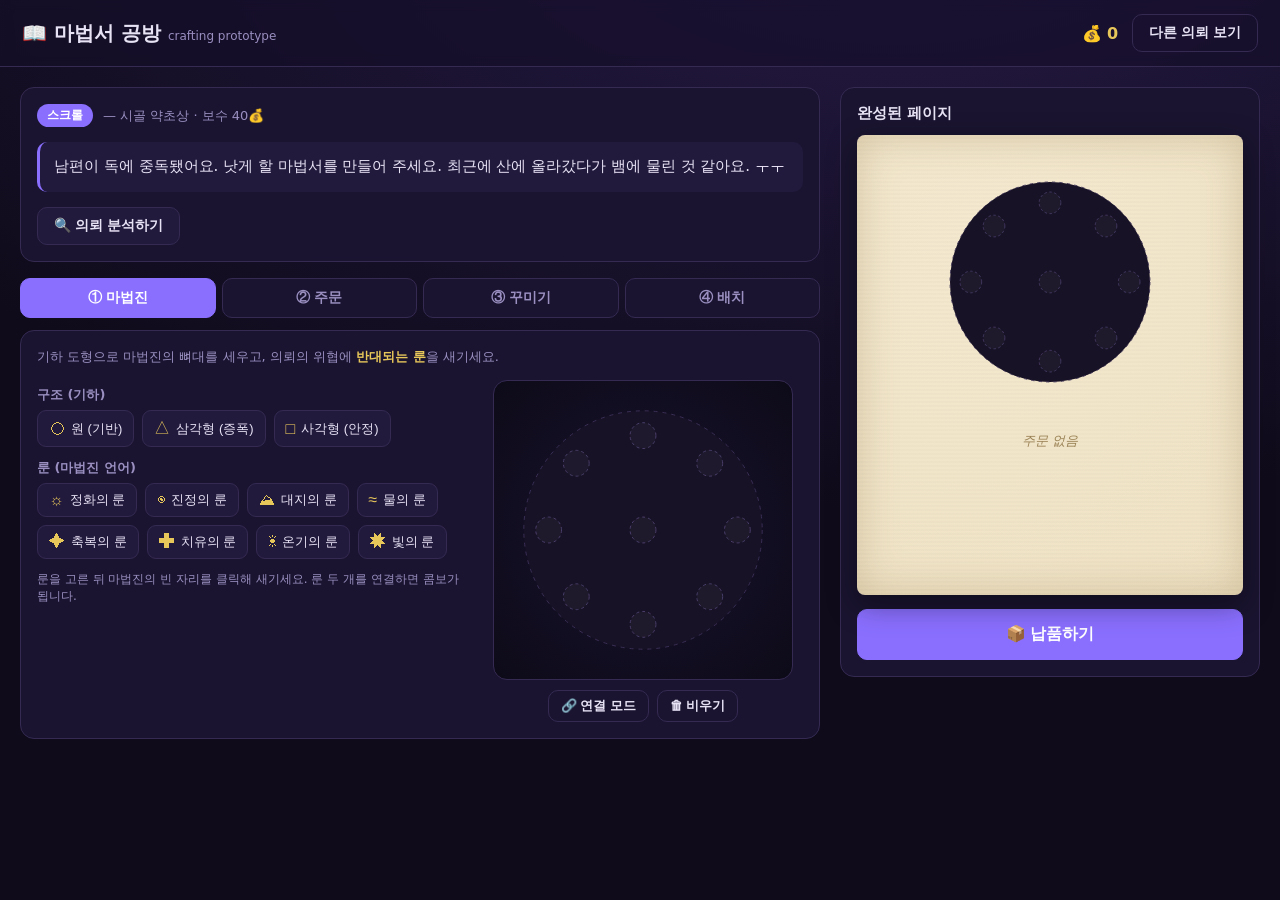
<file: index.html>
<!DOCTYPE html>
<html lang="ko">
<head>
  <meta charset="UTF-8" />
  <meta name="viewport" content="width=device-width, initial-scale=1.0" />
  <title>마법서 공방 — 프로토타입</title>
  <link rel="stylesheet" href="styles.css" />
</head>
<body>
  <header class="topbar">
    <h1>📖 마법서 공방 <span class="sub">crafting prototype</span></h1>
    <div class="topbar-right">
      <span class="coin">💰 <span id="gold">0</span></span>
      <button id="newCommissionBtn" class="btn ghost">다른 의뢰 보기</button>
    </div>
  </header>

  <main class="layout">
    <!-- ============ 작업 영역 ============ -->
    <section class="workspace">
      <!-- 의뢰 카드 -->
      <article class="commission card">
        <div class="commission-head">
          <span id="commissionType" class="badge">스크롤</span>
          <span id="commissionFrom" class="from"></span>
        </div>
        <p id="commissionText" class="commission-text"></p>
        <button id="analyzeBtn" class="btn">🔍 의뢰 분석하기</button>
        <div id="analysisResult" class="analysis hidden"></div>
      </article>

      <!-- 단계 탭 -->
      <nav class="tabs">
        <button class="tab active" data-stage="circle">① 마법진</button>
        <button class="tab" data-stage="spell">② 주문</button>
        <button class="tab" data-stage="decorate">③ 꾸미기</button>
        <button class="tab" data-stage="layout">④ 배치</button>
      </nav>

      <!-- 단계별 패널 -->
      <div class="panels">
        <!-- ① 마법진 -->
        <div class="panel active" data-panel="circle">
          <p class="hint">기하 도형으로 마법진의 뼈대를 세우고, 의뢰의 위협에 <b>반대되는 룬</b>을 새기세요.</p>
          <div class="circle-builder">
            <div class="palette">
              <h4>구조 (기하)</h4>
              <div id="shapePalette" class="chips"></div>
              <h4>룬 (마법진 언어)</h4>
              <div id="runePalette" class="chips"></div>
              <p class="tiny">룬을 고른 뒤 마법진의 빈 자리를 클릭해 새기세요. 룬 두 개를 연결하면 콤보가 됩니다.</p>
            </div>
            <div class="circle-stage">
              <svg id="circleSvg" viewBox="0 0 300 300"></svg>
              <div class="circle-actions">
                <button id="linkModeBtn" class="btn ghost small">🔗 연결 모드</button>
                <button id="clearCircleBtn" class="btn ghost small">🗑 비우기</button>
              </div>
            </div>
          </div>
        </div>

        <!-- ② 주문 -->
        <div class="panel" data-panel="spell">
          <p class="hint">단어를 조합해 의뢰에 맞는 주문 문장을 지으세요. 어려운 의뢰일수록 길고 정확한 주문이 필요합니다.</p>
          <div class="spell-builder">
            <div class="word-bank" id="wordBank"></div>
            <div class="spell-compose">
              <h4>작성 중인 주문</h4>
              <div id="spellLine" class="spell-line"></div>
              <button id="clearSpellBtn" class="btn ghost small">지우기</button>
            </div>
          </div>
        </div>

        <!-- ③ 꾸미기 -->
        <div class="panel" data-panel="decorate">
          <p class="hint">종이와 마법진, 주문을 꾸며 핵심을 강조하세요. 무엇을 강조할지가 점수를 가릅니다.</p>
          <div class="decorate-grid">
            <fieldset>
              <legend>종이 외곽선</legend>
              <select id="borderStyle">
                <option value="none">없음</option>
                <option value="simple">단순한 선</option>
                <option value="ornate">화려한 장식</option>
                <option value="rune">룬 테두리</option>
              </select>
            </fieldset>
            <fieldset>
              <legend>마법진 강조</legend>
              <label>선 굵기 <input type="range" id="circleWidth" min="1" max="6" value="2" /></label>
              <label>선 색 <input type="color" id="circleColor" value="#caa64a" /></label>
              <label>채움 <input type="color" id="circleFill" value="#2a1f4a" /></label>
              <label class="check"><input type="checkbox" id="circleGlow" /> 광휘 효과</label>
            </fieldset>
            <fieldset>
              <legend>주문 강조</legend>
              <p class="tiny">주문 단어를 클릭해 강조를 토글하세요.</p>
              <div id="emphasisLine" class="spell-line small"></div>
              <div class="emph-tools">
                강조 스타일:
                <label><input type="radio" name="emph" value="bold" checked /> <b>굵게</b></label>
                <label><input type="radio" name="emph" value="italic" /> <i>기울임</i></label>
                <label><input type="radio" name="emph" value="gold" /> <span style="color:#c9a227">금박</span></label>
              </div>
            </fieldset>
          </div>
        </div>

        <!-- ④ 배치 -->
        <div class="panel" data-panel="layout">
          <p class="hint">마법진과 주문을 페이지에 배치하고, 의뢰의 성격에 맞춰 무엇을 크게 강조할지 정하세요.</p>
          <div class="layout-grid">
            <fieldset>
              <legend>배치 형태</legend>
              <select id="layoutTemplate">
                <option value="circleTop">마법진 위 · 주문 아래</option>
                <option value="spellTop">주문 위 · 마법진 아래</option>
                <option value="sideBySide">나란히</option>
                <option value="circleHero">마법진 중심 (주문 작게)</option>
                <option value="spellHero">주문 중심 (마법진 작게)</option>
              </select>
            </fieldset>
            <fieldset>
              <legend>핵심 강조</legend>
              <label><input type="radio" name="focus" value="circle" checked /> 마법진 위주</label>
              <label><input type="radio" name="focus" value="spell" /> 주문 위주</label>
              <label><input type="radio" name="focus" value="balanced" /> 균형</label>
            </fieldset>
          </div>
        </div>
      </div>
    </section>

    <!-- ============ 미리보기 + 납품 ============ -->
    <aside class="preview-pane">
      <h3>완성된 페이지</h3>
      <div id="bookPage" class="book-page">
        <div id="pageCircle" class="page-circle"></div>
        <div id="pageSpell" class="page-spell"></div>
      </div>
      <button id="deliverBtn" class="btn primary big">📦 납품하기</button>
      <div id="scoreReport" class="score-report hidden"></div>
    </aside>
  </main>

  <script src="data.js"></script>
  <script src="score.js"></script>
  <script src="app.js"></script>
</body>
</html>
</file>
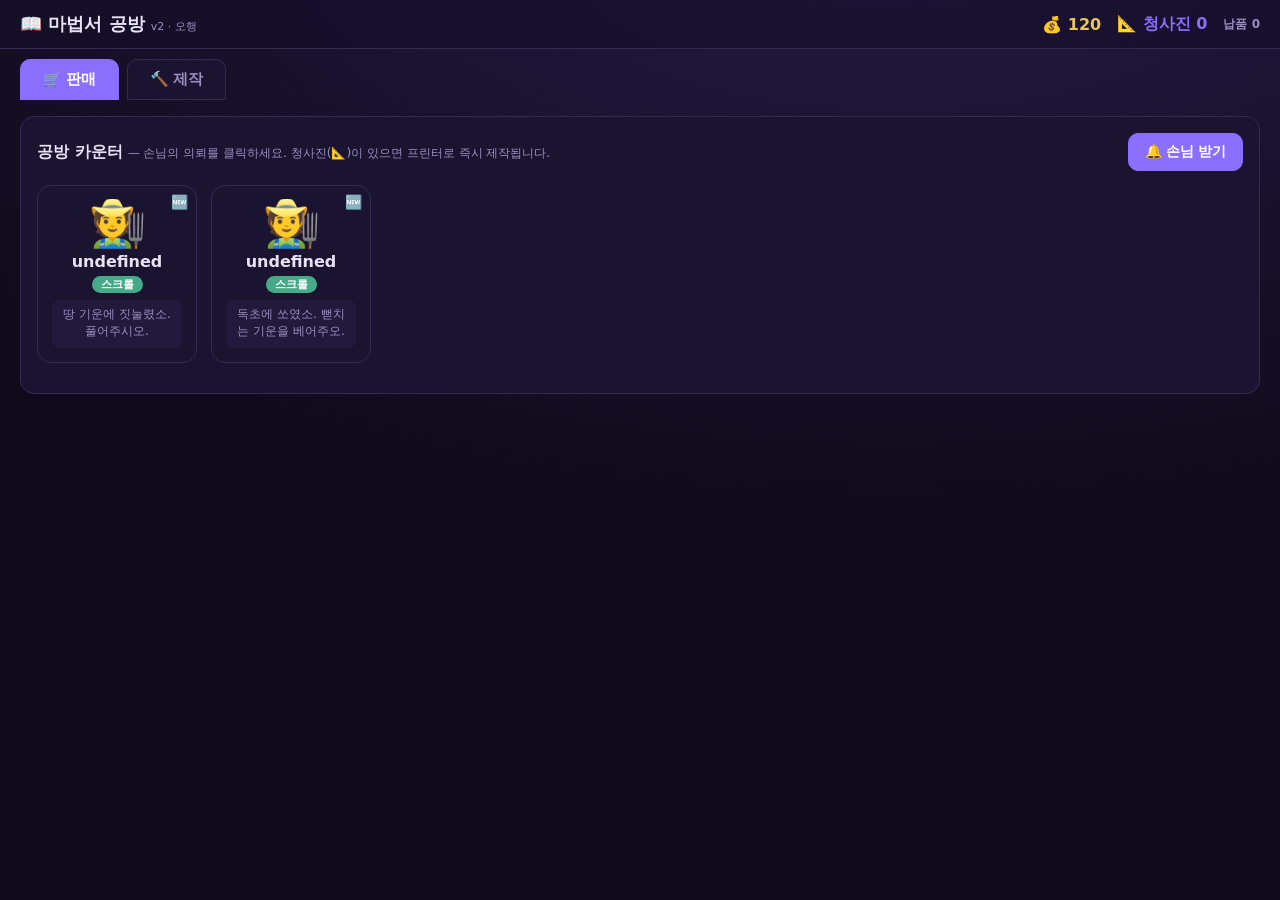
<file: v2/index.html>
<!DOCTYPE html>
<html lang="ko">
<head>
<meta charset="UTF-8" />
<meta name="viewport" content="width=device-width, initial-scale=1.0" />
<title>마법서 공방 v2 — 오행 프로토타입</title>
<style>
/* ===================== 테마 ===================== */
:root{
  --bg:#0f0b1a; --panel:#1a1430; --panel2:#221a3d; --ink:#e8e2f5; --muted:#9a8fc0;
  --gold:#e8c75a; --accent:#8a6fff; --line:#352a52; --ok:#5ad08a; --fail:#ff7a8a;
  --wood:#5cc46a; --fire:#ef5350; --earth:#c8a06a; --metal:#f2d65a; --water:#4aa3f0;
}
*{box-sizing:border-box;}
body{margin:0;font-family:'Pretendard','Apple SD Gothic Neo','Malgun Gothic',system-ui,sans-serif;
  background:radial-gradient(1200px 600px at 70% -10%,#251a45,var(--bg));color:var(--ink);min-height:100vh;}
.topbar{display:flex;align-items:center;justify-content:space-between;padding:12px 20px;
  border-bottom:1px solid var(--line);background:rgba(20,14,40,.6);position:sticky;top:0;z-index:20;}
.topbar h1{font-size:18px;margin:0;}
.topbar .sub{font-size:11px;color:var(--muted);font-weight:400;}
.stats{display:flex;gap:16px;align-items:center;font-weight:700;}
.stats .gold{color:var(--gold);} .stats .bp{color:var(--accent);}
.tabbar{display:flex;gap:8px;padding:10px 20px 0;}
.tabbar button{flex:0 0 auto;padding:10px 22px;border:1px solid var(--line);background:var(--panel);
  color:var(--muted);border-radius:10px 10px 0 0;cursor:pointer;font-size:15px;font-weight:700;}
.tabbar button.active{background:var(--accent);color:#fff;border-color:var(--accent);}
.screen{display:none;padding:16px 20px 40px;} .screen.active{display:block;}
.card{background:var(--panel);border:1px solid var(--line);border-radius:14px;padding:16px;}
.btn{border:1px solid var(--line);background:var(--panel2);color:var(--ink);padding:9px 16px;
  border-radius:10px;cursor:pointer;font-size:14px;font-weight:600;transition:.12s;}
.btn:hover{border-color:var(--accent);} .btn:disabled{opacity:.4;cursor:not-allowed;}
.btn.primary{background:var(--accent);border-color:var(--accent);color:#fff;}
.btn.gold{background:var(--gold);border-color:var(--gold);color:#2a1f00;}
.btn.big{padding:13px 18px;font-size:16px;width:100%;}
.btn.small{padding:6px 11px;font-size:13px;}
.hint{color:var(--muted);font-size:13px;line-height:1.6;}
.tiny{font-size:12px;color:var(--muted);}
.badge{font-size:11px;font-weight:700;padding:2px 9px;border-radius:999px;background:var(--accent);color:#fff;}
.badge.t1{background:#4a8;} .badge.t2{background:var(--accent);} .badge.t3{background:var(--gold);color:#2a1f00;}

/* ===================== 판매 화면 ===================== */
.counter{display:flex;gap:14px;flex-wrap:wrap;margin:14px 0;}
.npc{width:160px;background:var(--panel);border:1px solid var(--line);border-radius:14px;padding:14px;
  cursor:pointer;text-align:center;transition:.15s;position:relative;}
.npc:hover{transform:translateY(-3px);border-color:var(--accent);}
.npc.selected{border-color:var(--gold);box-shadow:0 0 0 2px var(--gold) inset;}
.npc .face{font-size:46px;line-height:1;}
.npc .name{font-weight:700;margin:6px 0 2px;}
.npc .bubble{font-size:12px;color:var(--muted);background:var(--panel2);border-radius:8px;padding:6px;margin-top:8px;min-height:48px;}
.npc .bp-flag{position:absolute;top:8px;right:8px;font-size:14px;}
.empty-counter{color:var(--muted);font-style:italic;padding:30px;text-align:center;width:100%;}
.deal{margin-top:8px;}
.tags{display:flex;gap:6px;flex-wrap:wrap;margin:8px 0;}
.el-tag{font-size:13px;font-weight:700;padding:3px 10px;border-radius:8px;border:1px solid;}

/* ===================== 제작 화면 ===================== */
.craft-layout{display:grid;grid-template-columns:300px 1fr 280px;gap:16px;align-items:start;}
@media(max-width:1100px){.craft-layout{grid-template-columns:1fr;}}
.craft-canvas-wrap{display:flex;flex-direction:column;align-items:center;gap:10px;}
#craftSvg{width:380px;height:380px;max-width:100%;background:radial-gradient(circle,#191230,#0c0a16);
  border-radius:16px;border:1px solid var(--line);}
.wheel-wrap{display:flex;flex-direction:column;align-items:center;}
#wheelSvg{width:240px;height:240px;}
.legend{display:flex;gap:12px;font-size:12px;margin-top:4px;}
.legend .gen{color:var(--ok);} .legend .ko{color:var(--fail);}
.guide{margin-top:10px;font-size:13px;line-height:1.7;}
.guide .row{padding:5px 8px;background:var(--panel2);border-radius:8px;margin:4px 0;}
.palette-row{display:flex;gap:6px;flex-wrap:wrap;margin:6px 0 12px;}
.el-btn{flex:1;min-width:48px;border:1px solid var(--line);background:var(--panel2);color:var(--ink);
  border-radius:10px;padding:8px 4px;cursor:pointer;text-align:center;transition:.12s;}
.el-btn:hover{transform:translateY(-2px);} .el-btn .g{font-size:20px;font-weight:800;display:block;}
.el-btn .n{font-size:11px;color:var(--muted);}
.shape-list{display:flex;flex-direction:column;gap:6px;margin:8px 0;}
.shape-item{display:flex;align-items:center;gap:8px;padding:7px 10px;border:1px solid var(--line);
  border-radius:9px;background:var(--panel2);cursor:pointer;font-size:13px;}
.shape-item.active{border-color:var(--gold);background:rgba(232,199,90,.12);}
.shape-item .x{margin-left:auto;color:var(--fail);cursor:pointer;font-weight:800;}
.toggle{display:inline-flex;align-items:center;gap:6px;font-size:13px;cursor:pointer;}
.score-box{margin-top:10px;padding:10px;border-radius:10px;background:var(--panel2);}
.qbar{height:10px;border-radius:6px;background:#15102a;overflow:hidden;margin:6px 0;}
.qbar>div{height:100%;background:linear-gradient(90deg,var(--fail),var(--gold),var(--ok));}
h4{margin:10px 0 4px;font-size:13px;color:var(--muted);}
.modal{position:fixed;inset:0;background:rgba(8,5,16,.7);display:none;align-items:center;justify-content:center;z-index:50;}
.modal.show{display:flex;} .modal .inner{max-width:440px;width:90%;}
.result-stars{font-size:26px;color:var(--gold);}
</style>
</head>
<body>
<div class="topbar">
  <h1>📖 마법서 공방 <span class="sub">v2 · 오행</span></h1>
  <div class="stats">
    <span class="gold">💰 <span id="gold">120</span></span>
    <span class="bp">📐 청사진 <span id="bpCount">0</span></span>
    <span class="tiny">납품 <span id="delivered">0</span></span>
  </div>
</div>

<div class="tabbar">
  <button id="tabSell" class="active" onclick="switchScreen('sell')">🛒 판매</button>
  <button id="tabCraft" onclick="switchScreen('craft')">🔨 제작</button>
</div>

<!-- ===================== 판매 화면 ===================== -->
<section id="screenSell" class="screen active">
  <div class="card">
    <div style="display:flex;justify-content:space-between;align-items:center;">
      <div><b>공방 카운터</b> <span class="tiny">— 손님의 의뢰를 클릭하세요. 청사진(📐)이 있으면 프린터로 즉시 제작됩니다.</span></div>
      <button class="btn primary" onclick="spawnCustomer()">🔔 손님 받기</button>
    </div>
    <div id="counter" class="counter"></div>
  </div>
  <div id="dealCard" class="card deal" style="display:none;"></div>
</section>

<!-- ===================== 제작 화면 ===================== -->
<section id="screenCraft" class="screen">
  <div id="craftEmpty" class="card hint">판매 화면에서 <b>직접 제작이 필요한 의뢰</b>를 선택하면 여기서 마법서를 만듭니다.</div>
  <div id="craftMain" class="craft-layout" style="display:none;">
    <!-- 좌: 의뢰 + 오행 바퀴 + 가이드 -->
    <div class="card">
      <div style="display:flex;gap:8px;align-items:center;"><span id="cComTier" class="badge"></span><b id="cComNpc"></b></div>
      <p id="cComText" class="hint" style="margin:8px 0;"></p>
      <div id="cComTags" class="tags"></div>
      <div class="wheel-wrap">
        <svg id="wheelSvg" viewBox="0 0 240 240"></svg>
        <div class="legend"><span class="gen">➜ 상생(룬)</span><span class="ko">★ 상극(도형)</span></div>
      </div>
      <div id="guide" class="guide"></div>
    </div>
    <!-- 중: 마법진 캔버스 -->
    <div class="craft-canvas-wrap">
      <svg id="craftSvg" viewBox="0 0 360 360"></svg>
      <div class="tiny">중심에서 바깥으로 도형이 겹겹이 쌓입니다 · 활성 도형(노란 테두리)에 룬이 붙습니다</div>
    </div>
    <!-- 우: 컨트롤 -->
    <div class="card">
      <h4>① 도형 추가 (상극 · 최대 5)</h4>
      <div id="shapePalette" class="palette-row"></div>
      <div id="shapeList" class="shape-list"></div>

      <h4>② 룬 추가 (상생 · 활성 도형당 최대 5칸)</h4>
      <div id="runePalette" class="palette-row"></div>
      <label class="toggle"><input type="checkbox" id="comboToggle" /> 🔗 조합 모드 (마지막 칸에 2번째 룬 부착)</label>

      <div class="score-box">
        <div style="display:flex;justify-content:space-between;font-size:13px;">
          <span>예상 품질</span><span id="qNum">0%</span>
        </div>
        <div class="qbar"><div id="qBar" style="width:0%"></div></div>
        <div id="qNote" class="tiny"></div>
      </div>
      <button id="finishBtn" class="btn gold big" style="margin-top:10px;" onclick="finishCraft()">✅ 제작 완료 · 청사진 등록</button>
      <button class="btn small" style="margin-top:6px;" onclick="resetCraft()">초기화</button>
    </div>
  </div>
</section>

<!-- 결과 모달 -->
<div id="modal" class="modal"><div class="inner card" id="modalInner"></div></div>

<script>
/* ============================================================
   오행 데이터.  상생 순서 인덱스: 목0 화1 토2 금3 수4
   상생(生): i → (i+1)%5   |   상극(剋): i → (i+2)%5
   위협 T의 상극 도형 = (T+3)%5  /  도형 E의 상생 룬 = (E+4)%5
   ============================================================ */
const ELEMENTS = [
  { ko:'목', han:'木', geo:'rect',     color:'var(--wood)',  raw:'#5cc46a' },
  { ko:'화', han:'火', geo:'triangle', color:'var(--fire)',  raw:'#ef5350' },
  { ko:'토', han:'土', geo:'square',   color:'var(--earth)', raw:'#c8a06a' },
  { ko:'금', han:'金', geo:'circle',   color:'var(--metal)', raw:'#f2d65a' },
  { ko:'수', han:'水', geo:'diamond',  color:'var(--water)', raw:'#4aa3f0' },
];
const overcomeCounter = T => (T+3)%5;   // 위협을 제압하는 도형 원소
const generateRune    = E => (E+4)%5;   // 도형을 키우는 룬 원소
const elName = i => ELEMENTS[i].ko + '(' + ELEMENTS[i].han + ')';

/* 난이도별 요구치 */
const TIER = {
  1:{ shapes:1, runes:1, reward:35, label:'스크롤' },
  2:{ shapes:2, runes:2, reward:80, label:'마법서' },
  3:{ shapes:3, runes:2, reward:160, label:'대마법서' },
};

/* NPC 풀 (문구는 짧게!) */
const NPCS = [
  { face:'🧑‍🌾', name:'약초상 마리' },
  { face:'🧔', name:'사냥꾼 그롬' },
  { face:'👩‍🦰', name:'귀부인 셀라' },
  { face:'🧙', name:'노현자 펜' },
  { face:'🧝', name:'음유시인 리아' },
  { face:'👨‍🍳', name:'주방장 보르' },
];
/* 의뢰 템플릿: threats 는 원소 인덱스. tier 로 요구치 결정 */
const COMM_TEMPLATES = [
  { tier:1, threats:[1], text:'불에 데었어요. 화기를 식혀줄 스크롤요.' },          // 화 → 수
  { tier:1, threats:[4], text:'몸이 너무 차요. 한기를 잡아주세요.' },              // 수 → 토
  { tier:1, threats:[0], text:'독초에 쏘였소. 뻗치는 기운을 베어주오.' },          // 목 → 금
  { tier:1, threats:[2], text:'땅 기운에 짓눌렸소. 풀어주시오.' },                // 토 → 목
  { tier:1, threats:[3], text:'쇠붙이 저주에 베였어요.' },                        // 금 → 화
  { tier:2, threats:[1,4], text:'고열과 오한이 번갈아 와요. 둘 다 잡아주세요.' },  // 화,수
  { tier:2, threats:[0,2], text:'독과 탁한 땅기운이 겹쳤소.' },                   // 목,토
  { tier:2, threats:[3,1], text:'칼에 베이고 불에 그을렸네.' },                   // 금,화
  { tier:3, threats:[1,4,0], text:'열·한기·독이 한꺼번에. 대마법서가 필요하오.' },// 화,수,목
  { tier:3, threats:[2,3,4], text:'땅·쇠·물의 삼중 저주를 풀어주오.' },          // 토,금,수
];

/* ============================================================ 상태 */
let state = {
  gold:120, delivered:0,
  blueprints:{},          // type -> { quality, reward }
  customers:[],           // 대기 손님
  selectedCustomer:null,
  craft:null,             // 진행 중 제작 { commission, shapes:[{el,runes:[[..]]}], active }
};
let nextId = 1;

/* ============================================================ 유틸 */
const $ = id => document.getElementById(id);
function comTypeKey(c){ return 't'+c.tier+'_'+[...c.threats].sort().join('-'); }
function makeCommission(tpl){
  const npc = NPCS[Math.floor(Math.random()*NPCS.length)];
  const c = { id:nextId++, tier:tpl.tier, threats:tpl.threats.slice(), text:tpl.text,
              npc:npc.name, face:npc.face };
  c.type = comTypeKey(c);
  return c;
}

/* ============================================================ 화면 전환 */
function switchScreen(s){
  $('tabSell').classList.toggle('active', s==='sell');
  $('tabCraft').classList.toggle('active', s==='craft');
  $('screenSell').classList.toggle('active', s==='sell');
  $('screenCraft').classList.toggle('active', s==='craft');
}

/* ============================================================ 판매 화면 */
function spawnCustomer(){
  if(state.customers.length>=4){ return; }
  // 초반엔 tier1 위주, 납품할수록 상위 등장
  const pool = COMM_TEMPLATES.filter(t => t.tier===1 ||
      (t.tier===2 && state.delivered>=2) || (t.tier===3 && state.delivered>=5));
  const tpl = pool[Math.floor(Math.random()*pool.length)];
  state.customers.push(makeCommission(tpl));
  renderCounter();
}
function renderCounter(){
  const box = $('counter'); box.innerHTML='';
  if(state.customers.length===0){
    box.innerHTML='<div class="empty-counter">손님이 없습니다. <b>🔔 손님 받기</b>를 눌러보세요.</div>';
    return;
  }
  state.customers.forEach(c=>{
    const has = !!state.blueprints[c.type];
    const d=document.createElement('div');
    d.className='npc'+(state.selectedCustomer===c.id?' selected':'');
    d.onclick=()=>selectCustomer(c.id);
    d.innerHTML=`<div class="bp-flag">${has?'📐':'🆕'}</div>
      <div class="face">${c.face}</div><div class="name">${c.name}</div>
      <span class="badge t${c.tier}">${TIER[c.tier].label}</span>
      <div class="bubble">${c.text}</div>`;
    box.appendChild(d);
  });
}
function selectCustomer(id){
  state.selectedCustomer=id; renderCounter();
  const c=state.customers.find(x=>x.id===id); if(!c) return;
  const has=state.blueprints[c.type];
  const tags=c.threats.map(t=>elTagHtml(t,'위협')).join('');
  // 직접 제작 버튼은 항상 제공 (청사진이 잘못됐을 때 새로 만들 수 있도록)
  const craftLabel = has ? '🔨 직접 다시 만들기 (청사진 갱신)' : '🔨 직접 제작하기';
  let action = `<button class="btn primary big" onclick="startCraft(${c.id})">${craftLabel}</button>`;
  if(has){
    const cost=Math.round(TIER[c.tier].reward*0.25);
    const profit=Math.round(TIER[c.tier].reward*has.quality)-cost;
    action = `<p class="tiny">이 유형의 청사진이 있습니다 (품질 ${Math.round(has.quality*100)}%). 품질이 낮으면 직접 다시 만들어 갱신하세요.</p>
      <button class="btn gold big" onclick="printDeliver(${c.id})">🖨 프린터로 제작 (-${cost}💰 → 예상 +${profit}💰)</button>
      <button class="btn big" style="margin-top:6px;" onclick="startCraft(${c.id})">${craftLabel}</button>`;
  }else{
    action = `<p class="tiny">처음 보는 유형입니다. 직접 제작해 청사진을 만드세요.</p>` + action;
  }
  $('dealCard').style.display='block';
  $('dealCard').innerHTML=`<div style="display:flex;gap:10px;align-items:center;">
      <span class="face" style="font-size:34px;">${c.face}</span>
      <div><b>${c.name}</b> · <span class="badge t${c.tier}">${TIER[c.tier].label}</span><br>
      <span class="hint">${c.text}</span></div></div>
    <div class="tags">${tags}</div>${action}`;
}
function elTagHtml(i,prefix){
  const e=ELEMENTS[i];
  return `<span class="el-tag" style="color:${e.color};border-color:${e.color};">${prefix?prefix+' ':''}${e.ko}${e.han}</span>`;
}
function printDeliver(id){
  const c=state.customers.find(x=>x.id===id); if(!c) return;
  const bp=state.blueprints[c.type]; const cost=Math.round(TIER[c.tier].reward*0.25);
  if(state.gold<cost){ alert('골드가 부족합니다.'); return; }
  const profit=Math.round(TIER[c.tier].reward*bp.quality);
  state.gold += profit-cost; state.delivered++;
  removeCustomer(id);
  renderAll();
  showResult(`🖨 프린터 납품 완료`, c, bp.quality, profit-cost, true);
}
function removeCustomer(id){
  state.customers=state.customers.filter(x=>x.id!==id);
  if(state.selectedCustomer===id){ state.selectedCustomer=null; $('dealCard').style.display='none'; }
}

/* ============================================================ 제작 시작 */
function startCraft(id){
  const c=state.customers.find(x=>x.id===id); if(!c) return;
  state.craft={ commission:c, shapes:[], active:-1 };
  $('craftEmpty').style.display='none'; $('craftMain').style.display='grid';
  switchScreen('craft');
  buildPalettes(); renderCraft();
}
function buildPalettes(){
  const mk=(box,onclick)=>{ box.innerHTML='';
    ELEMENTS.forEach((e,i)=>{ const b=document.createElement('button');
      b.className='el-btn'; b.onclick=()=>onclick(i);
      b.innerHTML=`<span class="g" style="color:${e.color}">${e.han}</span><span class="n">${e.ko}</span>`;
      box.appendChild(b); }); };
  mk($('shapePalette'), addShape);
  mk($('runePalette'), addRune);
}
function addShape(el){
  const cr=state.craft; if(cr.shapes.length>=5) return;
  cr.shapes.push({ el, runes:[] }); cr.active=cr.shapes.length-1; renderCraft();
}
function addRune(el){
  const cr=state.craft; if(cr.active<0){ return; }
  const sh=cr.shapes[cr.active];
  if($('comboToggle').checked && sh.runes.length>0 && sh.runes[sh.runes.length-1].length<2){
    sh.runes[sh.runes.length-1].push(el);      // 마지막 칸에 2번째 룬 부착
  }else{
    if(sh.runes.length<5) sh.runes.push([el]); // 새 룬 칸
  }
  renderCraft();
}
function selectShape(i){ state.craft.active=i; renderCraft(); }
function removeShape(i,ev){ ev.stopPropagation();
  state.craft.shapes.splice(i,1);
  state.craft.active=Math.min(state.craft.active,state.craft.shapes.length-1);
  renderCraft();
}
function resetCraft(){ state.craft.shapes=[]; state.craft.active=-1; renderCraft(); }

/* ============================================================ 채점 */
function scoreCraft(){
  const cr=state.craft, c=cr.commission, req=TIER[c.tier];
  let score=0,max=0; const notes=[];
  // 도형(상극) 채점: 각 위협마다 (T+3)%5 도형 필요
  c.threats.forEach(T=>{
    const need=overcomeCounter(T); max+=30;
    if(cr.shapes.some(s=>s.el===need)) score+=30;
    else notes.push(`위협 ${elName(T)} → 도형 ${elName(need)} 필요`);
  });
  // 룬(상생) 채점: 각 도형마다 (E+4)%5 룬, 요구 개수만큼
  cr.shapes.forEach(s=>{
    const need=generateRune(s.el); const r=req.runes; max+=r*12;
    let good=0,combo=0;
    s.runes.forEach(slot=>{
      if(slot.includes(need)) good++;
      if(slot.length===2 && slot.includes(need) && slot.includes(s.el)) combo++; // 상생+자기강화 콤보
    });
    score+=Math.min(good,r)*12 + combo*6;
    max+=r*0; // combo는 보너스(분모 제외)
  });
  // 과부족 패널티(약): 요구보다 도형이 많으면 약간 감점
  if(cr.shapes.length>req.shapes) score-=(cr.shapes.length-req.shapes)*5;
  score=Math.max(0,score);
  const quality=max>0?Math.min(1,score/max):0;
  return { quality, notes, ok:notes.length===0 && cr.shapes.length>0 };
}

/* ============================================================ 제작 완료 */
function finishCraft(){
  const cr=state.craft, c=cr.commission;
  const r=scoreCraft();
  if(cr.shapes.length===0){ alert('도형을 하나 이상 배치하세요.'); return; }
  // 청사진 등록(더 높은 품질이면 갱신)
  const prev=state.blueprints[c.type];
  if(!prev || r.quality>prev.quality) state.blueprints[c.type]={ quality:r.quality, reward:TIER[c.tier].reward };
  const reward=Math.round(TIER[c.tier].reward*r.quality);
  state.gold+=reward; state.delivered++;
  removeCustomer(c.id);
  state.craft=null; $('craftMain').style.display='none'; $('craftEmpty').style.display='block';
  renderAll(); switchScreen('sell');
  showResult('🔨 직접 제작 납품 + 청사진 등록!', c, r.quality, reward, false);
}

function showResult(title,c,quality,gold,printed){
  const stars=Math.max(1,Math.round(quality*5));
  $('modalInner').innerHTML=`<h3 style="margin:0 0 6px;">${title}</h3>
    <div class="hint">${c.face} ${c.npc} · ${TIER[c.tier].label}</div>
    <div class="result-stars" style="margin:10px 0;">${'★'.repeat(stars)}${'☆'.repeat(5-stars)}</div>
    <div>품질 <b>${Math.round(quality*100)}%</b> · 수익 <b style="color:var(--gold)">+${gold}💰</b></div>
    ${printed?'<p class="tiny">청사진으로 자동 제작했습니다.</p>'
             :'<p class="tiny">이제 같은 유형 의뢰는 프린터로 즉시 제작할 수 있습니다.</p>'}
    <button class="btn primary big" style="margin-top:12px;" onclick="closeModal()">확인</button>`;
  $('modal').classList.add('show');
}
function closeModal(){ $('modal').classList.remove('show'); }

/* ============================================================ 오행 바퀴 렌더 */
function wheelNodePos(i,r){ const a=(-90+i*72)*Math.PI/180; return {x:120+r*Math.cos(a),y:120+r*Math.sin(a)}; }
function renderWheel(){
  const cr=state.craft; const threats=cr?cr.commission.threats:[];
  const counters=threats.map(overcomeCounter);
  let s='';
  // 상생 외곽 호살표 (i -> i+1)
  for(let i=0;i<5;i++){
    const p1=wheelNodePos(i,82), p2=wheelNodePos((i+1)%5,82);
    s+=`<line x1="${p1.x}" y1="${p1.y}" x2="${p2.x}" y2="${p2.y}" stroke="var(--ok)" stroke-width="2" opacity="0.45"/>`;
  }
  // 상극 펜타그램 (i -> i+2)
  for(let i=0;i<5;i++){
    const p1=wheelNodePos(i,70), p2=wheelNodePos((i+2)%5,70);
    s+=`<line x1="${p1.x}" y1="${p1.y}" x2="${p2.x}" y2="${p2.y}" stroke="var(--fail)" stroke-width="1.4" opacity="0.35"/>`;
  }
  // 노드
  ELEMENTS.forEach((e,i)=>{
    const p=wheelNodePos(i,82);
    const isThreat=threats.includes(i), isCounter=counters.includes(i);
    const ring=isThreat?'stroke="var(--fail)" stroke-width="4"':isCounter?'stroke="var(--gold)" stroke-width="4"':'stroke="'+e.color+'" stroke-width="2"';
    s+=`<circle cx="${p.x}" cy="${p.y}" r="20" fill="#15102a" ${ring}/>
        <text x="${p.x}" y="${p.y+6}" text-anchor="middle" font-size="18" font-weight="800" fill="${e.color}">${e.han}</text>`;
    if(isThreat) s+=`<text x="${p.x}" y="${p.y-26}" text-anchor="middle" font-size="10" fill="var(--fail)">위협</text>`;
    else if(isCounter) s+=`<text x="${p.x}" y="${p.y-26}" text-anchor="middle" font-size="10" fill="var(--gold)">도형</text>`;
  });
  $('wheelSvg').innerHTML=s;
}

/* ============================================================ 마법진 캔버스 렌더 */
function shapePath(geo,cx,cy,r,color,w,active){
  const op=active?1:0.55; const sw=active?w+1:w;
  switch(geo){
    case 'circle': return `<circle cx="${cx}" cy="${cy}" r="${r}" fill="none" stroke="${color}" stroke-width="${sw}" opacity="${op}"/>`;
    case 'square': return `<rect x="${cx-r}" y="${cy-r}" width="${r*2}" height="${r*2}" fill="none" stroke="${color}" stroke-width="${sw}" opacity="${op}"/>`;
    case 'diamond': return `<polygon points="${cx},${cy-r} ${cx+r},${cy} ${cx},${cy+r} ${cx-r},${cy}" fill="none" stroke="${color}" stroke-width="${sw}" opacity="${op}"/>`;
    case 'triangle': return `<polygon points="${cx},${cy-r} ${cx+r*0.87},${cy+r*0.5} ${cx-r*0.87},${cy+r*0.5}" fill="none" stroke="${color}" stroke-width="${sw}" opacity="${op}"/>`;
    case 'rect': { const w2=r*0.95,h2=r*1.45; return `<rect x="${cx-w2}" y="${cy-h2}" width="${w2*2}" height="${h2*2}" fill="none" stroke="${color}" stroke-width="${sw}" opacity="${op}"/>`; }
  }
  return '';
}
function renderCraft(){
  const cr=state.craft; if(!cr) return;
  const c=cr.commission;
  // 좌측 의뢰 정보
  $('cComTier').className='badge t'+c.tier; $('cComTier').textContent=TIER[c.tier].label;
  $('cComNpc').textContent=c.face+' '+c.npc;
  $('cComText').textContent=c.text;
  $('cComTags').innerHTML=c.threats.map(t=>elTagHtml(t,'위협')).join('');
  // 가이드
  const req=TIER[c.tier];
  let g=`<div class="row">이 의뢰엔 <b>도형 ${req.shapes}개 · 칸당 룬 ${req.runes}개</b>가 적정합니다.</div>`;
  c.threats.forEach(T=>{ const sc=overcomeCounter(T), ru=generateRune(sc);
    g+=`<div class="row">위협 <b style="color:${ELEMENTS[T].color}">${elName(T)}</b> → 상극 도형 <b style="color:${ELEMENTS[sc].color}">${elName(sc)}</b> → 상생 룬 <b style="color:${ELEMENTS[ru].color}">${elName(ru)}</b></div>`; });
  $('guide').innerHTML=g;
  renderWheel();

  // 캔버스
  const cx=180,cy=180, base=150, shrink=24;
  let s=`<circle cx="180" cy="180" r="158" fill="none" stroke="#2a2148" stroke-width="1"/>`;
  cr.shapes.forEach((sh,i)=>{
    const r=base-i*shrink; const e=ELEMENTS[sh.el]; const active=i===cr.active;
    s+=shapePath(e.geo,cx,cy,r,e.raw,2.4,active);
    // 활성 도형 라벨
    s+=`<text x="${cx}" y="${cy-r+ (e.geo==='rect'? -2 : 14)}" text-anchor="middle" font-size="12" fill="${e.raw}" opacity="${active?1:0.5}">${e.han}</text>`;
    // 룬: 도형 안쪽 링에 분포
    const rr=r*0.74; const n=sh.runes.length;
    sh.runes.forEach((slot,k)=>{
      const a=(-90+(n>1?k*(360/n):0))*Math.PI/180;
      const x=cx+rr*Math.cos(a), y=cy+rr*Math.sin(a);
      s+=`<circle cx="${x}" cy="${y}" r="11" fill="#120d20" stroke="${active?'#e8c75a':'#5a4f7a'}" stroke-width="1.5"/>`;
      slot.forEach((re,m)=>{
        const off=slot.length===2?(m===0?-5:5):0;
        s+=`<text x="${x+off}" y="${y+4}" text-anchor="middle" font-size="${slot.length===2?9:12}" font-weight="800" fill="${ELEMENTS[re].raw}">${ELEMENTS[re].han}</text>`;
      });
    });
  });
  $('craftSvg').innerHTML=s;

  // 도형 리스트
  const list=$('shapeList'); list.innerHTML='';
  cr.shapes.forEach((sh,i)=>{ const e=ELEMENTS[sh.el];
    const d=document.createElement('div'); d.className='shape-item'+(i===cr.active?' active':'');
    d.onclick=()=>selectShape(i);
    d.innerHTML=`<b style="color:${e.color}">${e.han}</b> ${e.ko} <span class="tiny">· 룬 ${sh.runes.length}</span>
      <span class="x" onclick="removeShape(${i},event)">✕</span>`;
    list.appendChild(d);
  });

  // 품질 미리보기
  const r2=scoreCraft();
  $('qNum').textContent=Math.round(r2.quality*100)+'%';
  $('qBar').style.width=Math.round(r2.quality*100)+'%';
  $('qNote').textContent=r2.notes.length? ('보완: '+r2.notes[0]) : '요구 조건을 충족했습니다 👍';
  $('finishBtn').disabled = cr.shapes.length===0;
}

/* ============================================================ 공통 렌더 */
function renderAll(){
  $('gold').textContent=state.gold;
  $('bpCount').textContent=Object.keys(state.blueprints).length;
  $('delivered').textContent=state.delivered;
  renderCounter();
}

/* ============================================================ 시작 */
spawnCustomer(); spawnCustomer();
renderAll();
</script>
</body>
</html>
</file>
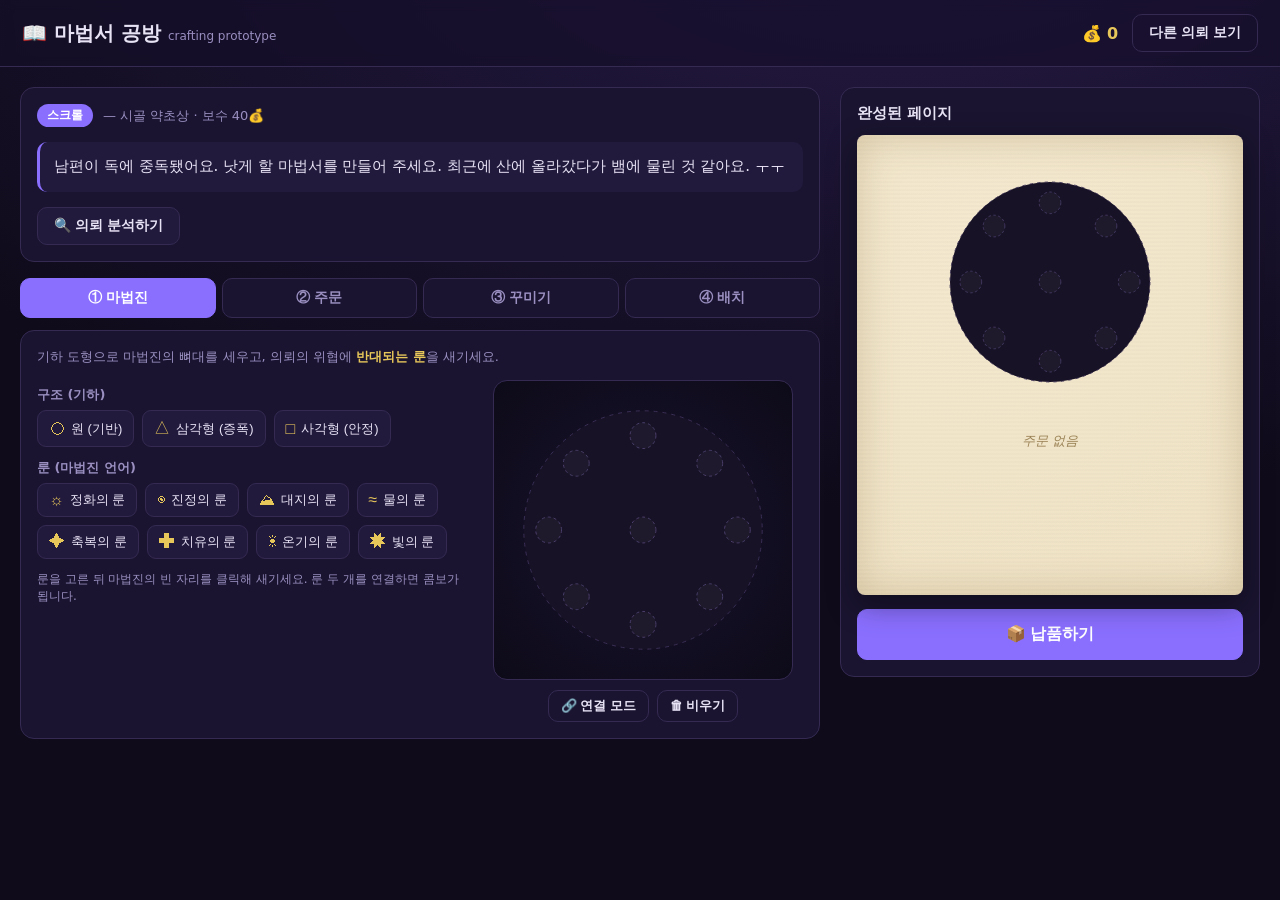
<file: play.html>
<!DOCTYPE html>
<html lang="ko">
<head>
  <meta charset="UTF-8" />
  <meta name="viewport" content="width=device-width, initial-scale=1.0" />
  <title>마법서 공방 — 프로토타입</title>
  <!-- 이 파일은 자동 생성됨: node build.js (data/score/app/styles 인라인본). 소스는 분리 파일을 수정하세요. -->
  <style>
/* =========================================================
   styles.css — 마법서 공방 프로토타입
   ========================================================= */
:root {
  --bg: #0f0b1a;
  --panel: #1a1430;
  --panel2: #221a3d;
  --ink: #e8e2f5;
  --muted: #9a8fc0;
  --gold: #e8c75a;
  --accent: #8a6fff;
  --line: #352a52;
  --ok: #5ad08a;
  --fail: #ff7a8a;
  --parchment: #efe2c4;
  --parchment-ink: #3a2a14;
}

* { box-sizing: border-box; }
body {
  margin: 0;
  font-family: 'Pretendard', 'Apple SD Gothic Neo', 'Malgun Gothic', system-ui, sans-serif;
  background: radial-gradient(1200px 600px at 70% -10%, #251a45, var(--bg));
  color: var(--ink);
  min-height: 100vh;
}

/* ---- 상단 바 ---- */
.topbar {
  display: flex; align-items: center; justify-content: space-between;
  padding: 14px 22px; border-bottom: 1px solid var(--line);
  background: rgba(20, 14, 40, 0.6); backdrop-filter: blur(6px);
  position: sticky; top: 0; z-index: 10;
}
.topbar h1 { font-size: 20px; margin: 0; }
.topbar .sub { font-size: 12px; color: var(--muted); font-weight: 400; }
.topbar-right { display: flex; align-items: center; gap: 14px; }
.coin { font-size: 16px; color: var(--gold); font-weight: 700; }

/* ---- 레이아웃 ---- */
.layout {
  display: grid; grid-template-columns: 1fr 420px; gap: 20px;
  padding: 20px; max-width: 1400px; margin: 0 auto; align-items: start;
}
@media (max-width: 1000px) { .layout { grid-template-columns: 1fr; } }

.card, .preview-pane {
  background: var(--panel); border: 1px solid var(--line);
  border-radius: 14px; padding: 16px;
}

/* ---- 의뢰 카드 ---- */
.commission { margin-bottom: 16px; }
.commission-head { display: flex; align-items: center; gap: 10px; margin-bottom: 8px; }
.badge {
  font-size: 12px; font-weight: 700; padding: 3px 10px; border-radius: 999px;
  background: var(--accent); color: #fff;
}
.badge.book { background: var(--gold); color: #2a1f00; }
.from { color: var(--muted); font-size: 13px; }
.commission-text {
  line-height: 1.7; font-size: 15px; background: var(--panel2);
  padding: 12px 14px; border-radius: 10px; border-left: 3px solid var(--accent);
}
.analysis {
  margin-top: 12px; padding: 12px; border-radius: 10px;
  background: rgba(138, 111, 255, 0.1); border: 1px solid var(--line);
}
.threat-list { display: flex; flex-wrap: wrap; gap: 8px; margin: 8px 0; }
.threat-chip {
  font-size: 13px; padding: 5px 10px; border-radius: 8px;
  background: rgba(255, 122, 138, 0.12); border: 1px solid rgba(255, 122, 138, 0.3);
}

/* ---- 탭 ---- */
.tabs { display: flex; gap: 6px; margin-bottom: 12px; flex-wrap: wrap; }
.tab {
  flex: 1; min-width: 90px; padding: 10px; border: 1px solid var(--line);
  background: var(--panel); color: var(--muted); border-radius: 10px;
  cursor: pointer; font-size: 14px; font-weight: 600; transition: .15s;
}
.tab:hover { color: var(--ink); }
.tab.active { background: var(--accent); color: #fff; border-color: var(--accent); }

.panels { background: var(--panel); border: 1px solid var(--line); border-radius: 14px; padding: 16px; min-height: 360px; }
.panel { display: none; }
.panel.active { display: block; }
.hint { color: var(--muted); font-size: 13px; line-height: 1.6; margin-top: 0; }
.hint b, .tiny b { color: var(--gold); }
.tiny { font-size: 12px; color: var(--muted); }

/* ---- 버튼 ---- */
.btn {
  border: 1px solid var(--line); background: var(--panel2); color: var(--ink);
  padding: 9px 16px; border-radius: 10px; cursor: pointer; font-size: 14px;
  font-weight: 600; transition: .15s;
}
.btn:hover { border-color: var(--accent); }
.btn.primary { background: var(--accent); border-color: var(--accent); color: #fff; }
.btn.primary:hover { filter: brightness(1.1); }
.btn.ghost { background: transparent; }
.btn.small { padding: 6px 12px; font-size: 13px; }
.btn.big { width: 100%; padding: 14px; font-size: 16px; margin-top: 14px; }
.btn.active { background: var(--gold); color: #2a1f00; border-color: var(--gold); }

/* ---- 칩(팔레트/단어) ---- */
.chips { display: flex; flex-wrap: wrap; gap: 8px; margin-bottom: 12px; }
.chip {
  border: 1px solid var(--line); background: var(--panel2); color: var(--ink);
  padding: 7px 11px; border-radius: 9px; cursor: pointer; font-size: 13px;
  display: inline-flex; align-items: center; gap: 6px; transition: .12s;
}
.chip:hover { border-color: var(--accent); transform: translateY(-1px); }
.chip .g { font-size: 16px; color: var(--gold); }
.chip.selected { border-color: var(--gold); background: rgba(232, 199, 90, 0.15); box-shadow: 0 0 0 1px var(--gold) inset; }
.chip.word { color: var(--parchment); }

/* ---- 마법진 빌더 ---- */
.circle-builder { display: grid; grid-template-columns: 1fr 320px; gap: 16px; }
@media (max-width: 760px) { .circle-builder { grid-template-columns: 1fr; } }
.palette h4 { margin: 6px 0; font-size: 13px; color: var(--muted); }
.circle-stage { display: flex; flex-direction: column; align-items: center; gap: 10px; }
.circle-stage svg {
  width: 300px; height: 300px;
  background: radial-gradient(circle, #1a1430, #0d0a18);
  border-radius: 14px; border: 1px solid var(--line);
}
.circle-actions { display: flex; gap: 8px; }

/* ---- 주문 빌더 ---- */
.spell-builder { display: grid; grid-template-columns: 1fr 280px; gap: 16px; }
@media (max-width: 760px) { .spell-builder { grid-template-columns: 1fr; } }
.word-group h4 { margin: 4px 0 6px; font-size: 13px; color: var(--muted); }
.spell-compose h4 { margin: 0 0 8px; font-size: 14px; }
.spell-line {
  min-height: 60px; background: var(--panel2); border-radius: 10px; padding: 10px;
  display: flex; flex-wrap: wrap; gap: 6px; align-content: flex-start; margin-bottom: 8px;
  border: 1px solid var(--line);
}
.spell-line.small { min-height: 40px; }
.word-token {
  background: var(--panel); border: 1px solid var(--line); padding: 5px 9px;
  border-radius: 7px; cursor: pointer; font-size: 14px; transition: .12s;
}
.word-token:hover { border-color: var(--fail); }
.placeholder { color: var(--muted); font-size: 13px; font-style: italic; }

/* 강조 스타일 (작업/미리보기 공용) */
.emph-bold { font-weight: 800; color: var(--gold); }
.emph-italic { font-style: italic; color: var(--accent); }
.emph-gold { color: #c9a227; text-shadow: 0 0 6px rgba(201,162,39,.6); font-weight: 700; }

/* ---- 꾸미기 / 배치 ---- */
.decorate-grid, .layout-grid { display: flex; flex-wrap: wrap; gap: 16px; }
fieldset {
  border: 1px solid var(--line); border-radius: 12px; padding: 12px 14px;
  min-width: 220px; flex: 1;
}
legend { color: var(--gold); font-size: 13px; padding: 0 6px; }
fieldset label { display: block; margin: 8px 0; font-size: 14px; }
fieldset label.check { display: flex; align-items: center; gap: 6px; }
.emph-tools { margin-top: 10px; font-size: 13px; display: flex; gap: 12px; flex-wrap: wrap; align-items: center; }
.emph-tools label { display: inline-flex; gap: 4px; align-items: center; }
select, input[type="color"] { background: var(--panel2); color: var(--ink); border: 1px solid var(--line); border-radius: 8px; padding: 6px; }
input[type="range"] { vertical-align: middle; }

/* ---- 미리보기 페이지 ---- */
.preview-pane { position: sticky; top: 80px; }
.preview-pane h3 { margin: 0 0 12px; font-size: 15px; }
.book-page {
  background:
    repeating-linear-gradient(0deg, rgba(0,0,0,0.015) 0 2px, transparent 2px 4px),
    radial-gradient(circle at 30% 20%, #f4e9cf, var(--parchment));
  color: var(--parchment-ink);
  border-radius: 8px; padding: 22px; min-height: 460px;
  display: flex; flex-direction: column; align-items: center; gap: 14px;
  box-shadow: inset 0 0 40px rgba(120, 90, 40, 0.25), 0 10px 30px rgba(0,0,0,.4);
}
.page-circle svg { width: 220px; height: 220px; background: transparent !important; border: none !important; }
.page-spell {
  text-align: center; line-height: 1.9; font-size: 16px;
  font-family: 'Gowun Batang', 'Batang', serif; color: var(--parchment-ink);
  max-width: 100%;
}
.page-spell .placeholder { color: #9a8255; }
.page-spell .emph-bold { color: #7a3a12; }
.page-spell .emph-italic { color: #4a2a8a; }
.page-spell .emph-gold { color: #9a7510; text-shadow: 0 0 4px rgba(154,117,16,.4); }

/* 외곽선 */
.border-simple { box-shadow: inset 0 0 0 2px #b89a5a, inset 0 0 40px rgba(120,90,40,.25), 0 10px 30px rgba(0,0,0,.4); }
.border-ornate { box-shadow: inset 0 0 0 3px #a8843c, inset 0 0 0 7px #efe2c4, inset 0 0 0 9px #a8843c, inset 0 0 40px rgba(120,90,40,.25), 0 10px 30px rgba(0,0,0,.4); }
.border-rune { box-shadow: inset 0 0 0 2px #7a5a2a, inset 0 0 40px rgba(120,90,40,.25), 0 10px 30px rgba(0,0,0,.4); }
.border-rune::before {
  content: "✦ ☼ ◉ ✚ ✦ ☼ ◉ ✚ ✦ ☼ ◉ ✚"; position: absolute;
}
.book-page { position: relative; }
.border-rune { padding-top: 30px; }

/* 배치 템플릿 */
.tmpl-spellTop { flex-direction: column-reverse; }
.tmpl-sideBySide { flex-direction: row; flex-wrap: wrap; justify-content: center; align-items: center; }
.tmpl-circleHero .page-spell { font-size: 13px; opacity: .85; }
.tmpl-circleHero .page-circle svg { width: 260px; height: 260px; }
.tmpl-spellHero .page-circle svg { width: 130px; height: 130px; }
.tmpl-spellHero .page-spell { font-size: 19px; }
.focus-circle .page-circle svg { width: 250px; height: 250px; }
.focus-spell .page-spell { font-size: 18px; font-weight: 600; }

/* ---- 점수 리포트 ---- */
.score-report { margin-top: 16px; padding: 14px; border-radius: 12px; background: var(--panel); border: 1px solid var(--line); }
.verdict { font-size: 17px; font-weight: 800; margin-bottom: 8px; }
.verdict.ok { color: var(--ok); }
.verdict.fail { color: var(--fail); }
.score-num { font-size: 14px; color: var(--muted); margin-bottom: 10px; }
.breakdown { display: flex; flex-direction: column; gap: 4px; margin-bottom: 10px; }
.brow { display: flex; justify-content: space-between; font-size: 13px; padding: 4px 8px; background: var(--panel2); border-radius: 6px; }
.brow span:last-child { color: var(--gold); font-weight: 700; }
.reward { color: var(--gold); font-weight: 800; font-size: 16px; margin-bottom: 10px; }
.tips { font-size: 13px; background: rgba(255,122,138,.08); border-radius: 8px; padding: 8px 10px; margin-bottom: 10px; }
.tips ul { margin: 6px 0 0; padding-left: 18px; }
.tips li { margin: 3px 0; color: var(--muted); }

.hidden { display: none; }

</style>
</head>
<body>
  <header class="topbar">
    <h1>📖 마법서 공방 <span class="sub">crafting prototype</span></h1>
    <div class="topbar-right">
      <span class="coin">💰 <span id="gold">0</span></span>
      <button id="newCommissionBtn" class="btn ghost">다른 의뢰 보기</button>
    </div>
  </header>

  <main class="layout">
    <!-- ============ 작업 영역 ============ -->
    <section class="workspace">
      <!-- 의뢰 카드 -->
      <article class="commission card">
        <div class="commission-head">
          <span id="commissionType" class="badge">스크롤</span>
          <span id="commissionFrom" class="from"></span>
        </div>
        <p id="commissionText" class="commission-text"></p>
        <button id="analyzeBtn" class="btn">🔍 의뢰 분석하기</button>
        <div id="analysisResult" class="analysis hidden"></div>
      </article>

      <!-- 단계 탭 -->
      <nav class="tabs">
        <button class="tab active" data-stage="circle">① 마법진</button>
        <button class="tab" data-stage="spell">② 주문</button>
        <button class="tab" data-stage="decorate">③ 꾸미기</button>
        <button class="tab" data-stage="layout">④ 배치</button>
      </nav>

      <!-- 단계별 패널 -->
      <div class="panels">
        <!-- ① 마법진 -->
        <div class="panel active" data-panel="circle">
          <p class="hint">기하 도형으로 마법진의 뼈대를 세우고, 의뢰의 위협에 <b>반대되는 룬</b>을 새기세요.</p>
          <div class="circle-builder">
            <div class="palette">
              <h4>구조 (기하)</h4>
              <div id="shapePalette" class="chips"></div>
              <h4>룬 (마법진 언어)</h4>
              <div id="runePalette" class="chips"></div>
              <p class="tiny">룬을 고른 뒤 마법진의 빈 자리를 클릭해 새기세요. 룬 두 개를 연결하면 콤보가 됩니다.</p>
            </div>
            <div class="circle-stage">
              <svg id="circleSvg" viewBox="0 0 300 300"></svg>
              <div class="circle-actions">
                <button id="linkModeBtn" class="btn ghost small">🔗 연결 모드</button>
                <button id="clearCircleBtn" class="btn ghost small">🗑 비우기</button>
              </div>
            </div>
          </div>
        </div>

        <!-- ② 주문 -->
        <div class="panel" data-panel="spell">
          <p class="hint">단어를 조합해 의뢰에 맞는 주문 문장을 지으세요. 어려운 의뢰일수록 길고 정확한 주문이 필요합니다.</p>
          <div class="spell-builder">
            <div class="word-bank" id="wordBank"></div>
            <div class="spell-compose">
              <h4>작성 중인 주문</h4>
              <div id="spellLine" class="spell-line"></div>
              <button id="clearSpellBtn" class="btn ghost small">지우기</button>
            </div>
          </div>
        </div>

        <!-- ③ 꾸미기 -->
        <div class="panel" data-panel="decorate">
          <p class="hint">종이와 마법진, 주문을 꾸며 핵심을 강조하세요. 무엇을 강조할지가 점수를 가릅니다.</p>
          <div class="decorate-grid">
            <fieldset>
              <legend>종이 외곽선</legend>
              <select id="borderStyle">
                <option value="none">없음</option>
                <option value="simple">단순한 선</option>
                <option value="ornate">화려한 장식</option>
                <option value="rune">룬 테두리</option>
              </select>
            </fieldset>
            <fieldset>
              <legend>마법진 강조</legend>
              <label>선 굵기 <input type="range" id="circleWidth" min="1" max="6" value="2" /></label>
              <label>선 색 <input type="color" id="circleColor" value="#caa64a" /></label>
              <label>채움 <input type="color" id="circleFill" value="#2a1f4a" /></label>
              <label class="check"><input type="checkbox" id="circleGlow" /> 광휘 효과</label>
            </fieldset>
            <fieldset>
              <legend>주문 강조</legend>
              <p class="tiny">주문 단어를 클릭해 강조를 토글하세요.</p>
              <div id="emphasisLine" class="spell-line small"></div>
              <div class="emph-tools">
                강조 스타일:
                <label><input type="radio" name="emph" value="bold" checked /> <b>굵게</b></label>
                <label><input type="radio" name="emph" value="italic" /> <i>기울임</i></label>
                <label><input type="radio" name="emph" value="gold" /> <span style="color:#c9a227">금박</span></label>
              </div>
            </fieldset>
          </div>
        </div>

        <!-- ④ 배치 -->
        <div class="panel" data-panel="layout">
          <p class="hint">마법진과 주문을 페이지에 배치하고, 의뢰의 성격에 맞춰 무엇을 크게 강조할지 정하세요.</p>
          <div class="layout-grid">
            <fieldset>
              <legend>배치 형태</legend>
              <select id="layoutTemplate">
                <option value="circleTop">마법진 위 · 주문 아래</option>
                <option value="spellTop">주문 위 · 마법진 아래</option>
                <option value="sideBySide">나란히</option>
                <option value="circleHero">마법진 중심 (주문 작게)</option>
                <option value="spellHero">주문 중심 (마법진 작게)</option>
              </select>
            </fieldset>
            <fieldset>
              <legend>핵심 강조</legend>
              <label><input type="radio" name="focus" value="circle" checked /> 마법진 위주</label>
              <label><input type="radio" name="focus" value="spell" /> 주문 위주</label>
              <label><input type="radio" name="focus" value="balanced" /> 균형</label>
            </fieldset>
          </div>
        </div>
      </div>
    </section>

    <!-- ============ 미리보기 + 납품 ============ -->
    <aside class="preview-pane">
      <h3>완성된 페이지</h3>
      <div id="bookPage" class="book-page">
        <div id="pageCircle" class="page-circle"></div>
        <div id="pageSpell" class="page-spell"></div>
      </div>
      <button id="deliverBtn" class="btn primary big">📦 납품하기</button>
      <div id="scoreReport" class="score-report hidden"></div>
    </aside>
  </main>

  <script>
/* =========================================================
   data.js — 게임 데이터 (의뢰, 룬, 도형, 단어, 위협↔상극)
   ========================================================= */

/* 위협 키워드 → 상극 개념(counter).
   의뢰 텍스트에서 이 키워드들을 찾아 분석한다. */
const THREATS = {
  '독':   { counter: 'purify',  label: '독' },
  '중독': { counter: 'purify',  label: '독' },
  '뱀':   { counter: 'tame',    label: '뱀/짐승' },
  '짐승': { counter: 'tame',    label: '짐승' },
  '늑대': { counter: 'tame',    label: '짐승' },
  '산':   { counter: 'earth',   label: '산/자연' },
  '숲':   { counter: 'earth',   label: '숲/자연' },
  '불':   { counter: 'water',   label: '불' },
  '화상': { counter: 'water',   label: '불/화상' },
  '저주': { counter: 'bless',   label: '저주' },
  '상처': { counter: 'heal',    label: '상처' },
  '부상': { counter: 'heal',    label: '부상' },
  '추위': { counter: 'warmth',  label: '추위' },
  '동상': { counter: 'warmth',  label: '추위/동상' },
  '어둠': { counter: 'light',   label: '어둠' },
  '악몽': { counter: 'light',   label: '어둠/악몽' },
};

/* 룬: 각 룬은 하나의 counter 개념을 담는다. */
const RUNES = [
  { id: 'purify', glyph: '☼', name: '정화의 룬', counter: 'purify' },
  { id: 'tame',   glyph: '◉', name: '진정의 룬', counter: 'tame'   },
  { id: 'earth',  glyph: '⛰', name: '대지의 룬', counter: 'earth'  },
  { id: 'water',  glyph: '≈', name: '물의 룬',   counter: 'water'  },
  { id: 'bless',  glyph: '✦', name: '축복의 룬', counter: 'bless'  },
  { id: 'heal',   glyph: '✚', name: '치유의 룬', counter: 'heal'   },
  { id: 'warmth', glyph: '☀', name: '온기의 룬', counter: 'warmth' },
  { id: 'light',  glyph: '✸', name: '빛의 룬',   counter: 'light'  },
];

/* 구조 도형: 마법진의 기하학. 각자 효과(formula)를 가진다. */
const SHAPES = [
  { id: 'circle',   glyph: '◯', name: '원 (기반)',   effect: 'containment',
    desc: '마법진의 기반. 반드시 필요하다.' },
  { id: 'triangle', glyph: '△', name: '삼각형 (증폭)', effect: 'amplify',
    desc: '새겨진 룬의 힘을 키운다.' },
  { id: 'square',   glyph: '□', name: '사각형 (안정)', effect: 'stabilize',
    desc: '역류를 막아 안정성을 더한다.' },
];

/* 주문 단어 은행: 범주별. relevant = 어떤 counter/주제에 적합한지. */
const WORD_BANK = {
  '대상': [
    { w: '그대를',   tags: [] },
    { w: '환자를',   tags: [] },
    { w: '이 몸을',  tags: [] },
    { w: '병자를',   tags: [] },
  ],
  '행위': [
    { w: '정화하라', tags: ['purify'] },
    { w: '치유하라', tags: ['heal'] },
    { w: '달래라',   tags: ['earth', 'tame'] },
    { w: '잠재워라', tags: ['tame'] },
    { w: '몰아내라', tags: ['light', 'bless'] },
    { w: '식혀라',   tags: ['water'] },
    { w: '데워라',   tags: ['warmth'] },
    { w: '봉인하라', tags: ['bless', 'tame'] },
  ],
  '표적': [
    { w: '독을',     tags: ['purify'] },
    { w: '뱀을',     tags: ['tame'] },
    { w: '산의 노여움을', tags: ['earth'] },
    { w: '불길을',   tags: ['water'] },
    { w: '저주를',   tags: ['bless'] },
    { w: '상처를',   tags: ['heal'] },
    { w: '한기를',   tags: ['warmth'] },
    { w: '어둠을',   tags: ['light'] },
  ],
  '어조': [
    { w: '부드럽게', tags: ['gentle'] },
    { w: '단호히',   tags: ['strong'] },
    { w: '영원히',   tags: [] },
    { w: '즉시',     tags: [] },
    { w: '자비롭게', tags: ['gentle'] },
  ],
};

/* 의뢰 목록. type: scroll(간단) / book(복합).
   reward 보수, difficulty 난이도(요구 위협 수 = threats 자동). */
const COMMISSIONS = [
  {
    id: 'c1', type: 'scroll', from: '— 시골 약초상',
    reward: 40,
    text: '남편이 독에 중독됐어요. 낫게 할 마법서를 만들어 주세요. ' +
          '최근에 산에 올라갔다가 뱀에 물린 것 같아요. ㅜㅜ',
  },
  {
    id: 'c2', type: 'scroll', from: '— 떠돌이 모험가',
    reward: 30,
    text: '동굴에서 불 함정에 당해 화상을 입었소. 시원하게 식혀줄 스크롤이면 충분하오.',
  },
  {
    id: 'c3', type: 'book', from: '— 몰락한 귀족',
    reward: 90,
    text: '가문에 대대로 내려오는 저주가 있소. 밤마다 악몽에 시달리고, ' +
          '겨울이면 온몸이 동상에 걸린 듯 시리오. 이 모든 어둠을 걷어낼 ' +
          '제대로 된 마법서가 필요하오. 값은 후하게 치르겠소.',
  },
  {
    id: 'c4', type: 'book', from: '— 변경의 사냥꾼',
    reward: 80,
    text: '숲의 짐승들이 사나워졌네. 늑대에게 물려 깊은 상처를 입었고, ' +
          '숲 자체가 우리를 거부하는 듯하이. 짐승을 달래고 상처를 아물게 할 ' +
          '마법서를 부탁하네.',
  },
];


/* =========================================================
   score.js — 의뢰 분석 & 점수 계산 엔진
   ========================================================= */

/* 의뢰 텍스트에서 위협 키워드를 찾아 분석한다.
   같은 counter는 한 번만(대표 라벨) 묶는다. */
function analyzeCommission(commission) {
  const found = [];
  const seen = new Set();
  for (const key of Object.keys(THREATS)) {
    if (commission.text.includes(key)) {
      const t = THREATS[key];
      if (!seen.has(t.counter)) {
        seen.add(t.counter);
        found.push({ keyword: key, counter: t.counter, label: t.label });
      }
    }
  }
  return found;
}

/* 의뢰 성격에 맞는 추천 강조(focus)를 정한다. */
function recommendedFocus(commission, threats) {
  if (threats.length >= 3) return 'circle';   // 위협이 많으면 마법진 위주
  if (commission.type === 'scroll') return 'spell';
  return 'balanced';
}

/* 핵심 채점 함수. state 전체를 받아 보고서를 반환. */
function scoreCraft(commission, threats, craft) {
  const breakdown = [];
  const tips = [];
  let score = 0;

  const neededCounters = threats.map(t => t.counter);
  const runeSet = new Set(craft.circle.runes);

  /* ---- 최소 요구사항 ---- */
  const reqBase = craft.circle.hasBase;
  const primary = neededCounters[0];
  const reqPrimary = primary ? runeSet.has(primary) : runeSet.size > 0;
  const reqSpell = craft.spell.length >= 2;

  const requirementsMet = reqBase && reqPrimary && reqSpell;
  if (!reqBase) tips.push('마법진에 기반이 되는 원(◯)이 없습니다.');
  if (!reqPrimary) tips.push('핵심 위협을 막을 상극 룬이 빠졌습니다.');
  if (!reqSpell) tips.push('주문이 너무 짧습니다. 최소 대상+행위가 필요합니다.');

  /* ---- 위협 대응 (마법진 룬) ---- */
  let covered = 0;
  for (const t of threats) {
    const byRune = runeSet.has(t.counter);
    const bySpell = craft.spell.some(w => w.tags.includes(t.counter));
    if (byRune) {
      covered++;
      score += 14;
      if (bySpell) score += 4; // 룬+주문 이중 대응
    } else if (bySpell) {
      score += 6;
      tips.push(`'${t.label}'은(는) 주문으로만 다뤘습니다. 룬으로 새기면 더 강력합니다.`);
    } else {
      tips.push(`'${t.label}'에 대한 대응이 없습니다.`);
    }
  }
  breakdown.push({
    label: `위협 대응 (${covered}/${threats.length} 룬으로 봉합)`,
    pts: covered * 14,
  });

  /* ---- 마법진 형식(formula) ---- */
  let formulaPts = 0;
  if (craft.circle.shapes.triangle && runeSet.size > 0) {
    formulaPts += 8; // 증폭
  }
  if (craft.circle.shapes.square && runeSet.size > 0) {
    formulaPts += 6; // 안정
  }
  // 콤보: 연결된 두 룬이 모두 필요한 counter일 때
  let combo = 0;
  for (const [a, b] of craft.circle.links) {
    if (neededCounters.includes(a) && neededCounters.includes(b)) combo++;
  }
  formulaPts += combo * 7;
  score += formulaPts;
  breakdown.push({ label: `마법진 형식 (증폭/안정/콤보 x${combo})`, pts: formulaPts });
  if (!craft.circle.shapes.triangle && runeSet.size > 0)
    tips.push('삼각형(△)으로 룬을 증폭하면 효과가 커집니다.');

  /* ---- 주문 적합도 & 길이 ---- */
  const relevantWords = craft.spell.filter(
    w => w.tags.some(tag => neededCounters.includes(tag))
  ).length;
  let spellPts = relevantWords * 5;
  const needLen = commission.type === 'book' ? 4 : 2;
  if (craft.spell.length >= needLen) spellPts += 6;
  else tips.push(`${commission.type === 'book' ? '마법서' : '스크롤'}에는 ${needLen}단어 이상의 주문이 어울립니다.`);
  // 어조 적합: 자연/짐승엔 부드럽게, 그 외 단호히
  const wantsGentle = neededCounters.some(c => c === 'earth' || c === 'tame');
  const toneOk = craft.spell.some(w =>
    (wantsGentle && w.tags.includes('gentle')) ||
    (!wantsGentle && w.tags.includes('strong'))
  );
  if (toneOk) spellPts += 5;
  score += spellPts;
  breakdown.push({ label: `주문 적합도 (핵심어 ${relevantWords}개)`, pts: spellPts });

  /* ---- 강조 (꾸미기) ---- */
  let emphPts = 0;
  const emphasizedRelevant = [...craft.decorate.emphasized].filter(i => {
    const w = craft.spell[i];
    return w && w.tags.some(tag => neededCounters.includes(tag));
  }).length;
  emphPts += emphasizedRelevant * 4;
  if (craft.decorate.border !== 'none') emphPts += 3;
  if (craft.decorate.glow) emphPts += 3;
  score += emphPts;
  breakdown.push({ label: `강조 & 꾸미기`, pts: emphPts });
  if (emphasizedRelevant === 0 && craft.spell.length > 0)
    tips.push('주문의 핵심 단어를 강조하면 의뢰인이 알아보기 쉽습니다.');

  /* ---- 배치 & 강조 판단 ---- */
  let layoutPts = 0;
  const rec = recommendedFocus(commission, threats);
  if (craft.layout.focus === rec) layoutPts += 8;
  else if (craft.layout.focus === 'balanced') layoutPts += 4;
  else tips.push(`이 의뢰는 '${focusLabel(rec)}' 강조가 더 어울립니다.`);
  score += layoutPts;
  breakdown.push({ label: `배치 판단`, pts: layoutPts });

  /* ---- 정산 ---- */
  score = Math.max(0, Math.round(score));
  const maxScore = estimateMax(commission, threats);
  const ratio = Math.min(1, score / maxScore);
  const stars = requirementsMet ? Math.max(1, Math.round(ratio * 5)) : 0;
  const gold = requirementsMet ? Math.round(commission.reward * (0.5 + 0.5 * ratio)) : 0;

  return { requirementsMet, score, maxScore, ratio, stars, gold, breakdown, tips };
}

function focusLabel(f) {
  return f === 'circle' ? '마법진 위주' : f === 'spell' ? '주문 위주' : '균형';
}

/* 의뢰별 만점 추정(난이도 반영) — 점수 비율 산정용. */
function estimateMax(commission, threats) {
  let m = 0;
  m += threats.length * 18;          // 위협 대응 + 이중
  m += commission.type === 'book' ? 35 : 20; // 형식+주문+강조 여력
  m += 16;                            // 배치/강조 여력
  return m;
}


/* =========================================================
   app.js — 상태, 렌더링, 상호작용
   ========================================================= */

const RING = 8;            // 마법진 외곽 노드 수
const CENTER = { x: 150, y: 150 };
const RADIUS = 95;

/* ---------------- 상태 ---------------- */
const state = {
  commission: null,
  threats: [],
  analyzed: false,
  selectedRune: null,
  linkMode: false,
  linkFirst: null,
  commissionIndex: 0,
  craft: null,
};

function freshCraft() {
  return {
    circle: {
      hasBase: false,
      nodes: new Array(RING + 1).fill(null), // [0]=중심, 1..RING=고리
      shapes: { triangle: false, square: false },
      links: [], // [i, j] 노드 인덱스 쌍
    },
    spell: [],   // {w, tags, emph}
    decorate: {
      border: 'none', circleWidth: 2, circleColor: '#caa64a',
      circleFill: '#2a1f4a', glow: false, emphStyle: 'bold',
    },
    layout: { template: 'circleTop', focus: 'circle' },
  };
}

/* 노드 인덱스 → 좌표 */
function nodePos(i) {
  if (i === 0) return { ...CENTER };
  const a = (Math.PI * 2 * (i - 1)) / RING - Math.PI / 2;
  return { x: CENTER.x + RADIUS * Math.cos(a), y: CENTER.y + RADIUS * Math.sin(a) };
}

/* ---------------- 초기화 ---------------- */
function init() {
  loadCommission(0);
  buildShapePalette();
  buildRunePalette();
  buildWordBank();
  wireTabs();
  wireControls();
  render();
}

function loadCommission(idx) {
  state.commissionIndex = idx % COMMISSIONS.length;
  state.commission = COMMISSIONS[state.commissionIndex];
  state.threats = [];
  state.analyzed = false;
  state.craft = freshCraft();
  state.selectedRune = null;
  state.linkMode = false;
  state.linkFirst = null;

  // 의뢰 카드 표시
  el('commissionType').textContent = state.commission.type === 'book' ? '마법서' : '스크롤';
  el('commissionType').className = 'badge ' + state.commission.type;
  el('commissionFrom').textContent = state.commission.from + ' · 보수 ' + state.commission.reward + '💰';
  el('commissionText').textContent = state.commission.text;
  el('analysisResult').classList.add('hidden');
  el('analysisResult').innerHTML = '';
  el('scoreReport').classList.add('hidden');
  // 컨트롤 초기화
  el('borderStyle').value = 'none';
  el('circleWidth').value = 2;
  el('circleColor').value = '#caa64a';
  el('circleFill').value = '#2a1f4a';
  el('circleGlow').checked = false;
  el('layoutTemplate').value = 'circleTop';
  document.querySelector('input[name="focus"][value="circle"]').checked = true;
  document.querySelector('input[name="emph"][value="bold"]').checked = true;
}

/* ---------------- 팔레트 ---------------- */
function buildShapePalette() {
  const box = el('shapePalette');
  box.innerHTML = '';
  SHAPES.forEach(s => {
    const chip = document.createElement('button');
    chip.className = 'chip shape';
    chip.title = s.desc;
    chip.innerHTML = `<span class="g">${s.glyph}</span>${s.name}`;
    chip.onclick = () => toggleShape(s.id);
    chip.dataset.shape = s.id;
    box.appendChild(chip);
  });
}

function toggleShape(id) {
  const c = state.craft.circle;
  if (id === 'circle') c.hasBase = !c.hasBase;
  else c.shapes[id] = !c.shapes[id];
  render();
}

function buildRunePalette() {
  const box = el('runePalette');
  box.innerHTML = '';
  RUNES.forEach(r => {
    const chip = document.createElement('button');
    chip.className = 'chip rune';
    chip.dataset.rune = r.id;
    chip.innerHTML = `<span class="g">${r.glyph}</span>${r.name}`;
    chip.onclick = () => {
      state.selectedRune = state.selectedRune === r.id ? null : r.id;
      render();
    };
    box.appendChild(chip);
  });
}

/* ---------------- 단어 은행 / 주문 ---------------- */
function buildWordBank() {
  const box = el('wordBank');
  box.innerHTML = '';
  Object.entries(WORD_BANK).forEach(([cat, words]) => {
    const group = document.createElement('div');
    group.className = 'word-group';
    group.innerHTML = `<h4>${cat}</h4>`;
    const chips = document.createElement('div');
    chips.className = 'chips';
    words.forEach(word => {
      const chip = document.createElement('button');
      chip.className = 'chip word';
      chip.textContent = word.w;
      chip.onclick = () => addWord(word);
      chips.appendChild(chip);
    });
    group.appendChild(chips);
    box.appendChild(group);
  });
}

function addWord(word) {
  state.craft.spell.push({ w: word.w, tags: [...word.tags], emph: false });
  render();
}

/* ---------------- 탭 ---------------- */
function wireTabs() {
  document.querySelectorAll('.tab').forEach(tab => {
    tab.onclick = () => {
      document.querySelectorAll('.tab').forEach(t => t.classList.remove('active'));
      document.querySelectorAll('.panel').forEach(p => p.classList.remove('active'));
      tab.classList.add('active');
      document.querySelector(`.panel[data-panel="${tab.dataset.stage}"]`).classList.add('active');
    };
  });
}

/* ---------------- 컨트롤 와이어링 ---------------- */
function wireControls() {
  el('newCommissionBtn').onclick = () => loadAndRender(state.commissionIndex + 1);
  el('analyzeBtn').onclick = analyze;
  el('clearCircleBtn').onclick = () => { state.craft.circle = freshCraft().circle; render(); };
  el('linkModeBtn').onclick = () => {
    state.linkMode = !state.linkMode; state.linkFirst = null; render();
  };
  el('clearSpellBtn').onclick = () => { state.craft.spell = []; render(); };

  el('borderStyle').onchange = e => { state.craft.decorate.border = e.target.value; render(); };
  el('circleWidth').oninput = e => { state.craft.decorate.circleWidth = +e.target.value; render(); };
  el('circleColor').oninput = e => { state.craft.decorate.circleColor = e.target.value; render(); };
  el('circleFill').oninput = e => { state.craft.decorate.circleFill = e.target.value; render(); };
  el('circleGlow').onchange = e => { state.craft.decorate.glow = e.target.checked; render(); };
  document.querySelectorAll('input[name="emph"]').forEach(r => {
    r.onchange = e => { state.craft.decorate.emphStyle = e.target.value; render(); };
  });
  el('layoutTemplate').onchange = e => { state.craft.layout.template = e.target.value; render(); };
  document.querySelectorAll('input[name="focus"]').forEach(r => {
    r.onchange = e => { state.craft.layout.focus = e.target.value; render(); };
  });
  el('deliverBtn').onclick = deliver;
}

function loadAndRender(idx) { loadCommission(idx); render(); }

function analyze() {
  state.threats = analyzeCommission(state.commission);
  state.analyzed = true;
  const box = el('analysisResult');
  box.classList.remove('hidden');
  const rec = recommendedFocus(state.commission, state.threats);
  const chips = state.threats.map(t => {
    const rune = RUNES.find(r => r.counter === t.counter);
    return `<span class="threat-chip">⚠ ${t.label} → 상극: <b>${rune.glyph} ${rune.name}</b></span>`;
  }).join('');
  box.innerHTML = `
    <p><b>발견된 위협 ${state.threats.length}건.</b> 각 위협의 상극 룬으로 마법진을 구성하세요.</p>
    <div class="threat-list">${chips}</div>
    <p class="tiny">추천 강조: <b>${focusLabel(rec)}</b> · 주문에서도 표적을 함께 다루면 효과가 배가됩니다.</p>`;
}

/* ---------------- 마법진 SVG ---------------- */
function circleSvgMarkup(scale) {
  const c = state.craft.circle;
  const d = state.craft.decorate;
  const glow = d.glow ? `filter="url(#glow)"` : '';
  let inner = `
    <defs>
      <filter id="glow" x="-30%" y="-30%" width="160%" height="160%">
        <feGaussianBlur stdDeviation="3" result="b"/>
        <feMerge><feMergeNode in="b"/><feMergeNode in="SourceGraphic"/></feMerge>
      </filter>
    </defs>`;

  if (c.hasBase) {
    inner += `<circle cx="150" cy="150" r="120" fill="${d.circleFill}"
      stroke="${d.circleColor}" stroke-width="${d.circleWidth}" ${glow}/>`;
    inner += `<circle cx="150" cy="150" r="${RADIUS + 18}" fill="none"
      stroke="${d.circleColor}" stroke-width="${Math.max(1, d.circleWidth - 1)}" opacity="0.6"/>`;
  } else {
    inner += `<circle cx="150" cy="150" r="120" fill="#181226" stroke="#3a2f55"
      stroke-width="1" stroke-dasharray="4 5"/>`;
  }

  // 삼각형(증폭)
  if (c.shapes.triangle) {
    const pts = [0, 1, 2].map(k => {
      const a = (Math.PI * 2 * k) / 3 - Math.PI / 2;
      return `${150 + 110 * Math.cos(a)},${150 + 110 * Math.sin(a)}`;
    }).join(' ');
    inner += `<polygon points="${pts}" fill="none" stroke="${d.circleColor}"
      stroke-width="${d.circleWidth}" opacity="0.8" ${glow}/>`;
  }
  // 사각형(안정)
  if (c.shapes.square) {
    const r = 84;
    inner += `<rect x="${150 - r}" y="${150 - r}" width="${r * 2}" height="${r * 2}"
      fill="none" stroke="${d.circleColor}" stroke-width="${d.circleWidth}"
      opacity="0.7" transform="rotate(45 150 150)" ${glow}/>`;
  }

  // 연결선
  c.links.forEach(([i, j]) => {
    const a = nodePos(i), b = nodePos(j);
    inner += `<line x1="${a.x}" y1="${a.y}" x2="${b.x}" y2="${b.y}"
      stroke="#e8c75a" stroke-width="1.5" opacity="0.85"/>`;
  });

  // 노드
  for (let i = 0; i <= RING; i++) {
    const p = nodePos(i);
    const rune = c.nodes[i];
    const isLinkFirst = state.linkFirst === i;
    if (rune) {
      const rdef = RUNES.find(r => r.id === rune);
      inner += `<g class="node filled" data-node="${i}">
        <circle cx="${p.x}" cy="${p.y}" r="15"
          fill="#120d20" stroke="${isLinkFirst ? '#fff' : '#e8c75a'}" stroke-width="2"/>
        <text x="${p.x}" y="${p.y + 6}" text-anchor="middle"
          font-size="17" fill="#f0d878">${rdef.glyph}</text></g>`;
    } else {
      inner += `<g class="node empty" data-node="${i}">
        <circle cx="${p.x}" cy="${p.y}" r="13" fill="rgba(255,255,255,0.03)"
          stroke="#4a3f6a" stroke-width="1" stroke-dasharray="3 3"/></g>`;
    }
  }
  return `<svg viewBox="0 0 300 300" ${scale ? `width="${scale}" height="${scale}"` : ''}>${inner}</svg>`;
}

function renderCircle() {
  const host = el('circleSvg').parentElement;
  // 빌더 SVG 교체
  const wrap = document.createElement('div');
  wrap.innerHTML = circleSvgMarkup(null);
  const svg = wrap.firstElementChild;
  svg.id = 'circleSvg';
  el('circleSvg').replaceWith(svg);
  // 노드 클릭 핸들러
  svg.querySelectorAll('.node').forEach(g => {
    g.style.cursor = 'pointer';
    g.onclick = () => onNodeClick(+g.dataset.node);
  });
  // 팔레트 선택 표시
  document.querySelectorAll('.chip.rune').forEach(ch => {
    ch.classList.toggle('selected', ch.dataset.rune === state.selectedRune);
  });
  document.querySelectorAll('.chip.shape').forEach(ch => {
    const id = ch.dataset.shape;
    const on = id === 'circle' ? state.craft.circle.hasBase : state.craft.circle.shapes[id];
    ch.classList.toggle('selected', on);
  });
  el('linkModeBtn').classList.toggle('active', state.linkMode);
}

function onNodeClick(i) {
  const c = state.craft.circle;
  if (state.linkMode) {
    if (!c.nodes[i]) return; // 빈 노드는 연결 불가
    if (state.linkFirst === null) { state.linkFirst = i; }
    else if (state.linkFirst === i) { state.linkFirst = null; }
    else {
      const pair = [state.linkFirst, i].sort((a, b) => a - b);
      const exists = c.links.some(l => l[0] === pair[0] && l[1] === pair[1]);
      if (!exists) c.links.push(pair);
      state.linkFirst = null;
    }
    render();
    return;
  }
  // 일반 모드: 룬 배치 / 제거
  if (c.nodes[i]) {
    c.nodes[i] = null;
    c.links = c.links.filter(l => l[0] !== i && l[1] !== i);
  } else if (state.selectedRune) {
    c.nodes[i] = state.selectedRune;
  }
  render();
}

/* ---------------- 주문 렌더 ---------------- */
function renderSpell() {
  const line = el('spellLine');
  const emph = el('emphasisLine');
  line.innerHTML = '';
  emph.innerHTML = '';
  if (state.craft.spell.length === 0) {
    line.innerHTML = '<span class="placeholder">아래 단어를 골라 주문을 지으세요…</span>';
    emph.innerHTML = '<span class="placeholder">주문을 먼저 작성하세요.</span>';
  }
  state.craft.spell.forEach((word, i) => {
    // 작성 패널: 클릭 시 제거
    const t = document.createElement('span');
    t.className = 'word-token';
    t.textContent = word.w;
    t.title = '클릭하여 제거';
    t.onclick = () => { state.craft.spell.splice(i, 1); render(); };
    line.appendChild(t);

    // 강조 패널: 클릭 시 강조 토글
    const e = document.createElement('span');
    e.className = 'word-token' + (word.emph ? ' emph-' + state.craft.decorate.emphStyle : '');
    e.textContent = word.w;
    e.title = '클릭하여 강조 토글';
    e.onclick = () => { word.emph = !word.emph; render(); };
    emph.appendChild(e);
  });
}

/* ---------------- 미리보기 페이지 ---------------- */
function renderPreview() {
  const page = el('bookPage');
  const d = state.craft.decorate;
  const lay = state.craft.layout;
  page.className = 'book-page border-' + d.border +
    ' tmpl-' + lay.template + ' focus-' + lay.focus;

  el('pageCircle').innerHTML = circleSvgMarkup(null);

  const sp = el('pageSpell');
  sp.innerHTML = '';
  if (state.craft.spell.length === 0) {
    sp.innerHTML = '<span class="placeholder">주문 없음</span>';
  } else {
    state.craft.spell.forEach(word => {
      const s = document.createElement('span');
      s.className = 'pw' + (word.emph ? ' emph-' + d.emphStyle : '');
      s.textContent = word.w + ' ';
      sp.appendChild(s);
    });
  }
}

/* ---------------- 납품 / 채점 ---------------- */
function buildSnapshot() {
  const c = state.craft.circle;
  const runes = c.nodes.filter(Boolean); // counter id == rune id
  const links = c.links.map(([i, j]) => [c.nodes[i], c.nodes[j]]);
  const emphasized = new Set(
    state.craft.spell.map((w, i) => (w.emph ? i : -1)).filter(i => i >= 0)
  );
  return {
    circle: { hasBase: c.hasBase, runes, shapes: c.shapes, links },
    spell: state.craft.spell,
    decorate: { ...state.craft.decorate, emphasized },
    layout: state.craft.layout,
  };
}

function deliver() {
  if (!state.analyzed) {
    state.threats = analyzeCommission(state.commission);
    state.analyzed = true;
    analyze();
  }
  const snap = buildSnapshot();
  const r = scoreCraft(state.commission, state.threats, snap);
  const box = el('scoreReport');
  box.classList.remove('hidden');

  const starStr = r.requirementsMet
    ? '★'.repeat(r.stars) + '☆'.repeat(5 - r.stars)
    : '실패';
  const head = r.requirementsMet
    ? `<div class="verdict ok">납품 성공! ${starStr}</div>`
    : `<div class="verdict fail">최소 요구 미달 — 반려되었습니다</div>`;

  const rows = r.breakdown.map(b =>
    `<div class="brow"><span>${b.label}</span><span>${b.pts > 0 ? '+' : ''}${b.pts}</span></div>`
  ).join('');
  const tipsHtml = r.tips.length
    ? `<div class="tips"><b>개선 힌트</b><ul>${r.tips.map(t => `<li>${t}</li>`).join('')}</ul></div>`
    : '';

  box.innerHTML = `
    ${head}
    <div class="score-num">점수 ${r.score} / ${r.maxScore}</div>
    <div class="breakdown">${rows}</div>
    ${r.requirementsMet ? `<div class="reward">보수 +${r.gold}💰</div>` : ''}
    ${tipsHtml}
    ${r.requirementsMet ? `<button class="btn primary" onclick="loadAndRender(state.commissionIndex+1)">다음 의뢰 →</button>` : ''}
  `;

  if (r.requirementsMet) {
    const g = el('gold');
    g.textContent = (+g.textContent) + r.gold;
  }
  box.scrollIntoView({ behavior: 'smooth', block: 'nearest' });
}

/* ---------------- 전체 렌더 ---------------- */
function render() {
  renderCircle();
  renderSpell();
  renderPreview();
}

function el(id) { return document.getElementById(id); }
window.addEventListener('DOMContentLoaded', init);

</script>
</body>
</html>
</file>
<file: styles.css>
/* =========================================================
   styles.css — 마법서 공방 프로토타입
   ========================================================= */
:root {
  --bg: #0f0b1a;
  --panel: #1a1430;
  --panel2: #221a3d;
  --ink: #e8e2f5;
  --muted: #9a8fc0;
  --gold: #e8c75a;
  --accent: #8a6fff;
  --line: #352a52;
  --ok: #5ad08a;
  --fail: #ff7a8a;
  --parchment: #efe2c4;
  --parchment-ink: #3a2a14;
}

* { box-sizing: border-box; }
body {
  margin: 0;
  font-family: 'Pretendard', 'Apple SD Gothic Neo', 'Malgun Gothic', system-ui, sans-serif;
  background: radial-gradient(1200px 600px at 70% -10%, #251a45, var(--bg));
  color: var(--ink);
  min-height: 100vh;
}

/* ---- 상단 바 ---- */
.topbar {
  display: flex; align-items: center; justify-content: space-between;
  padding: 14px 22px; border-bottom: 1px solid var(--line);
  background: rgba(20, 14, 40, 0.6); backdrop-filter: blur(6px);
  position: sticky; top: 0; z-index: 10;
}
.topbar h1 { font-size: 20px; margin: 0; }
.topbar .sub { font-size: 12px; color: var(--muted); font-weight: 400; }
.topbar-right { display: flex; align-items: center; gap: 14px; }
.coin { font-size: 16px; color: var(--gold); font-weight: 700; }

/* ---- 레이아웃 ---- */
.layout {
  display: grid; grid-template-columns: 1fr 420px; gap: 20px;
  padding: 20px; max-width: 1400px; margin: 0 auto; align-items: start;
}
@media (max-width: 1000px) { .layout { grid-template-columns: 1fr; } }

.card, .preview-pane {
  background: var(--panel); border: 1px solid var(--line);
  border-radius: 14px; padding: 16px;
}

/* ---- 의뢰 카드 ---- */
.commission { margin-bottom: 16px; }
.commission-head { display: flex; align-items: center; gap: 10px; margin-bottom: 8px; }
.badge {
  font-size: 12px; font-weight: 700; padding: 3px 10px; border-radius: 999px;
  background: var(--accent); color: #fff;
}
.badge.book { background: var(--gold); color: #2a1f00; }
.from { color: var(--muted); font-size: 13px; }
.commission-text {
  line-height: 1.7; font-size: 15px; background: var(--panel2);
  padding: 12px 14px; border-radius: 10px; border-left: 3px solid var(--accent);
}
.analysis {
  margin-top: 12px; padding: 12px; border-radius: 10px;
  background: rgba(138, 111, 255, 0.1); border: 1px solid var(--line);
}
.threat-list { display: flex; flex-wrap: wrap; gap: 8px; margin: 8px 0; }
.threat-chip {
  font-size: 13px; padding: 5px 10px; border-radius: 8px;
  background: rgba(255, 122, 138, 0.12); border: 1px solid rgba(255, 122, 138, 0.3);
}

/* ---- 탭 ---- */
.tabs { display: flex; gap: 6px; margin-bottom: 12px; flex-wrap: wrap; }
.tab {
  flex: 1; min-width: 90px; padding: 10px; border: 1px solid var(--line);
  background: var(--panel); color: var(--muted); border-radius: 10px;
  cursor: pointer; font-size: 14px; font-weight: 600; transition: .15s;
}
.tab:hover { color: var(--ink); }
.tab.active { background: var(--accent); color: #fff; border-color: var(--accent); }

.panels { background: var(--panel); border: 1px solid var(--line); border-radius: 14px; padding: 16px; min-height: 360px; }
.panel { display: none; }
.panel.active { display: block; }
.hint { color: var(--muted); font-size: 13px; line-height: 1.6; margin-top: 0; }
.hint b, .tiny b { color: var(--gold); }
.tiny { font-size: 12px; color: var(--muted); }

/* ---- 버튼 ---- */
.btn {
  border: 1px solid var(--line); background: var(--panel2); color: var(--ink);
  padding: 9px 16px; border-radius: 10px; cursor: pointer; font-size: 14px;
  font-weight: 600; transition: .15s;
}
.btn:hover { border-color: var(--accent); }
.btn.primary { background: var(--accent); border-color: var(--accent); color: #fff; }
.btn.primary:hover { filter: brightness(1.1); }
.btn.ghost { background: transparent; }
.btn.small { padding: 6px 12px; font-size: 13px; }
.btn.big { width: 100%; padding: 14px; font-size: 16px; margin-top: 14px; }
.btn.active { background: var(--gold); color: #2a1f00; border-color: var(--gold); }

/* ---- 칩(팔레트/단어) ---- */
.chips { display: flex; flex-wrap: wrap; gap: 8px; margin-bottom: 12px; }
.chip {
  border: 1px solid var(--line); background: var(--panel2); color: var(--ink);
  padding: 7px 11px; border-radius: 9px; cursor: pointer; font-size: 13px;
  display: inline-flex; align-items: center; gap: 6px; transition: .12s;
}
.chip:hover { border-color: var(--accent); transform: translateY(-1px); }
.chip .g { font-size: 16px; color: var(--gold); }
.chip.selected { border-color: var(--gold); background: rgba(232, 199, 90, 0.15); box-shadow: 0 0 0 1px var(--gold) inset; }
.chip.word { color: var(--parchment); }

/* ---- 마법진 빌더 ---- */
.circle-builder { display: grid; grid-template-columns: 1fr 320px; gap: 16px; }
@media (max-width: 760px) { .circle-builder { grid-template-columns: 1fr; } }
.palette h4 { margin: 6px 0; font-size: 13px; color: var(--muted); }
.circle-stage { display: flex; flex-direction: column; align-items: center; gap: 10px; }
.circle-stage svg {
  width: 300px; height: 300px;
  background: radial-gradient(circle, #1a1430, #0d0a18);
  border-radius: 14px; border: 1px solid var(--line);
}
.circle-actions { display: flex; gap: 8px; }

/* ---- 주문 빌더 ---- */
.spell-builder { display: grid; grid-template-columns: 1fr 280px; gap: 16px; }
@media (max-width: 760px) { .spell-builder { grid-template-columns: 1fr; } }
.word-group h4 { margin: 4px 0 6px; font-size: 13px; color: var(--muted); }
.spell-compose h4 { margin: 0 0 8px; font-size: 14px; }
.spell-line {
  min-height: 60px; background: var(--panel2); border-radius: 10px; padding: 10px;
  display: flex; flex-wrap: wrap; gap: 6px; align-content: flex-start; margin-bottom: 8px;
  border: 1px solid var(--line);
}
.spell-line.small { min-height: 40px; }
.word-token {
  background: var(--panel); border: 1px solid var(--line); padding: 5px 9px;
  border-radius: 7px; cursor: pointer; font-size: 14px; transition: .12s;
}
.word-token:hover { border-color: var(--fail); }
.placeholder { color: var(--muted); font-size: 13px; font-style: italic; }

/* 강조 스타일 (작업/미리보기 공용) */
.emph-bold { font-weight: 800; color: var(--gold); }
.emph-italic { font-style: italic; color: var(--accent); }
.emph-gold { color: #c9a227; text-shadow: 0 0 6px rgba(201,162,39,.6); font-weight: 700; }

/* ---- 꾸미기 / 배치 ---- */
.decorate-grid, .layout-grid { display: flex; flex-wrap: wrap; gap: 16px; }
fieldset {
  border: 1px solid var(--line); border-radius: 12px; padding: 12px 14px;
  min-width: 220px; flex: 1;
}
legend { color: var(--gold); font-size: 13px; padding: 0 6px; }
fieldset label { display: block; margin: 8px 0; font-size: 14px; }
fieldset label.check { display: flex; align-items: center; gap: 6px; }
.emph-tools { margin-top: 10px; font-size: 13px; display: flex; gap: 12px; flex-wrap: wrap; align-items: center; }
.emph-tools label { display: inline-flex; gap: 4px; align-items: center; }
select, input[type="color"] { background: var(--panel2); color: var(--ink); border: 1px solid var(--line); border-radius: 8px; padding: 6px; }
input[type="range"] { vertical-align: middle; }

/* ---- 미리보기 페이지 ---- */
.preview-pane { position: sticky; top: 80px; }
.preview-pane h3 { margin: 0 0 12px; font-size: 15px; }
.book-page {
  background:
    repeating-linear-gradient(0deg, rgba(0,0,0,0.015) 0 2px, transparent 2px 4px),
    radial-gradient(circle at 30% 20%, #f4e9cf, var(--parchment));
  color: var(--parchment-ink);
  border-radius: 8px; padding: 22px; min-height: 460px;
  display: flex; flex-direction: column; align-items: center; gap: 14px;
  box-shadow: inset 0 0 40px rgba(120, 90, 40, 0.25), 0 10px 30px rgba(0,0,0,.4);
}
.page-circle svg { width: 220px; height: 220px; background: transparent !important; border: none !important; }
.page-spell {
  text-align: center; line-height: 1.9; font-size: 16px;
  font-family: 'Gowun Batang', 'Batang', serif; color: var(--parchment-ink);
  max-width: 100%;
}
.page-spell .placeholder { color: #9a8255; }
.page-spell .emph-bold { color: #7a3a12; }
.page-spell .emph-italic { color: #4a2a8a; }
.page-spell .emph-gold { color: #9a7510; text-shadow: 0 0 4px rgba(154,117,16,.4); }

/* 외곽선 */
.border-simple { box-shadow: inset 0 0 0 2px #b89a5a, inset 0 0 40px rgba(120,90,40,.25), 0 10px 30px rgba(0,0,0,.4); }
.border-ornate { box-shadow: inset 0 0 0 3px #a8843c, inset 0 0 0 7px #efe2c4, inset 0 0 0 9px #a8843c, inset 0 0 40px rgba(120,90,40,.25), 0 10px 30px rgba(0,0,0,.4); }
.border-rune { box-shadow: inset 0 0 0 2px #7a5a2a, inset 0 0 40px rgba(120,90,40,.25), 0 10px 30px rgba(0,0,0,.4); }
.border-rune::before {
  content: "✦ ☼ ◉ ✚ ✦ ☼ ◉ ✚ ✦ ☼ ◉ ✚"; position: absolute;
}
.book-page { position: relative; }
.border-rune { padding-top: 30px; }

/* 배치 템플릿 */
.tmpl-spellTop { flex-direction: column-reverse; }
.tmpl-sideBySide { flex-direction: row; flex-wrap: wrap; justify-content: center; align-items: center; }
.tmpl-circleHero .page-spell { font-size: 13px; opacity: .85; }
.tmpl-circleHero .page-circle svg { width: 260px; height: 260px; }
.tmpl-spellHero .page-circle svg { width: 130px; height: 130px; }
.tmpl-spellHero .page-spell { font-size: 19px; }
.focus-circle .page-circle svg { width: 250px; height: 250px; }
.focus-spell .page-spell { font-size: 18px; font-weight: 600; }

/* ---- 점수 리포트 ---- */
.score-report { margin-top: 16px; padding: 14px; border-radius: 12px; background: var(--panel); border: 1px solid var(--line); }
.verdict { font-size: 17px; font-weight: 800; margin-bottom: 8px; }
.verdict.ok { color: var(--ok); }
.verdict.fail { color: var(--fail); }
.score-num { font-size: 14px; color: var(--muted); margin-bottom: 10px; }
.breakdown { display: flex; flex-direction: column; gap: 4px; margin-bottom: 10px; }
.brow { display: flex; justify-content: space-between; font-size: 13px; padding: 4px 8px; background: var(--panel2); border-radius: 6px; }
.brow span:last-child { color: var(--gold); font-weight: 700; }
.reward { color: var(--gold); font-weight: 800; font-size: 16px; margin-bottom: 10px; }
.tips { font-size: 13px; background: rgba(255,122,138,.08); border-radius: 8px; padding: 8px 10px; margin-bottom: 10px; }
.tips ul { margin: 6px 0 0; padding-left: 18px; }
.tips li { margin: 3px 0; color: var(--muted); }

.hidden { display: none; }
</file>
